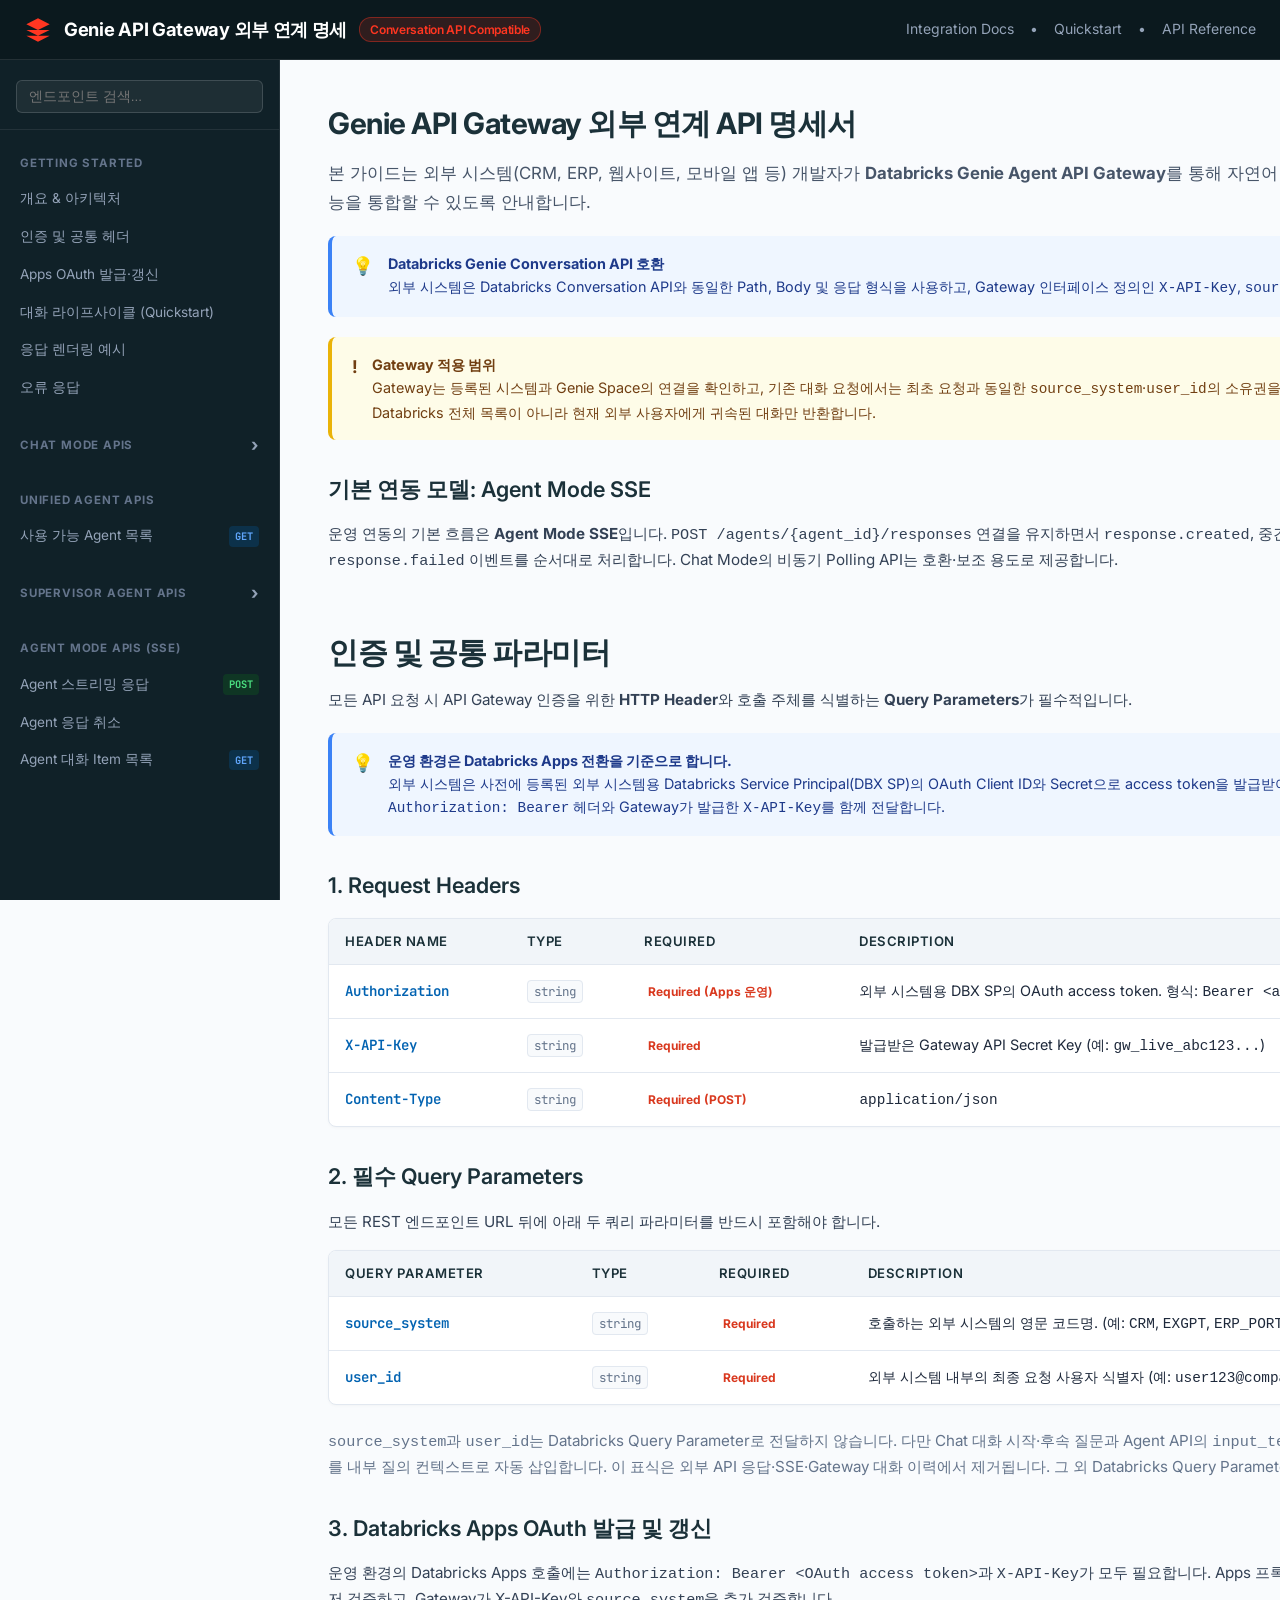
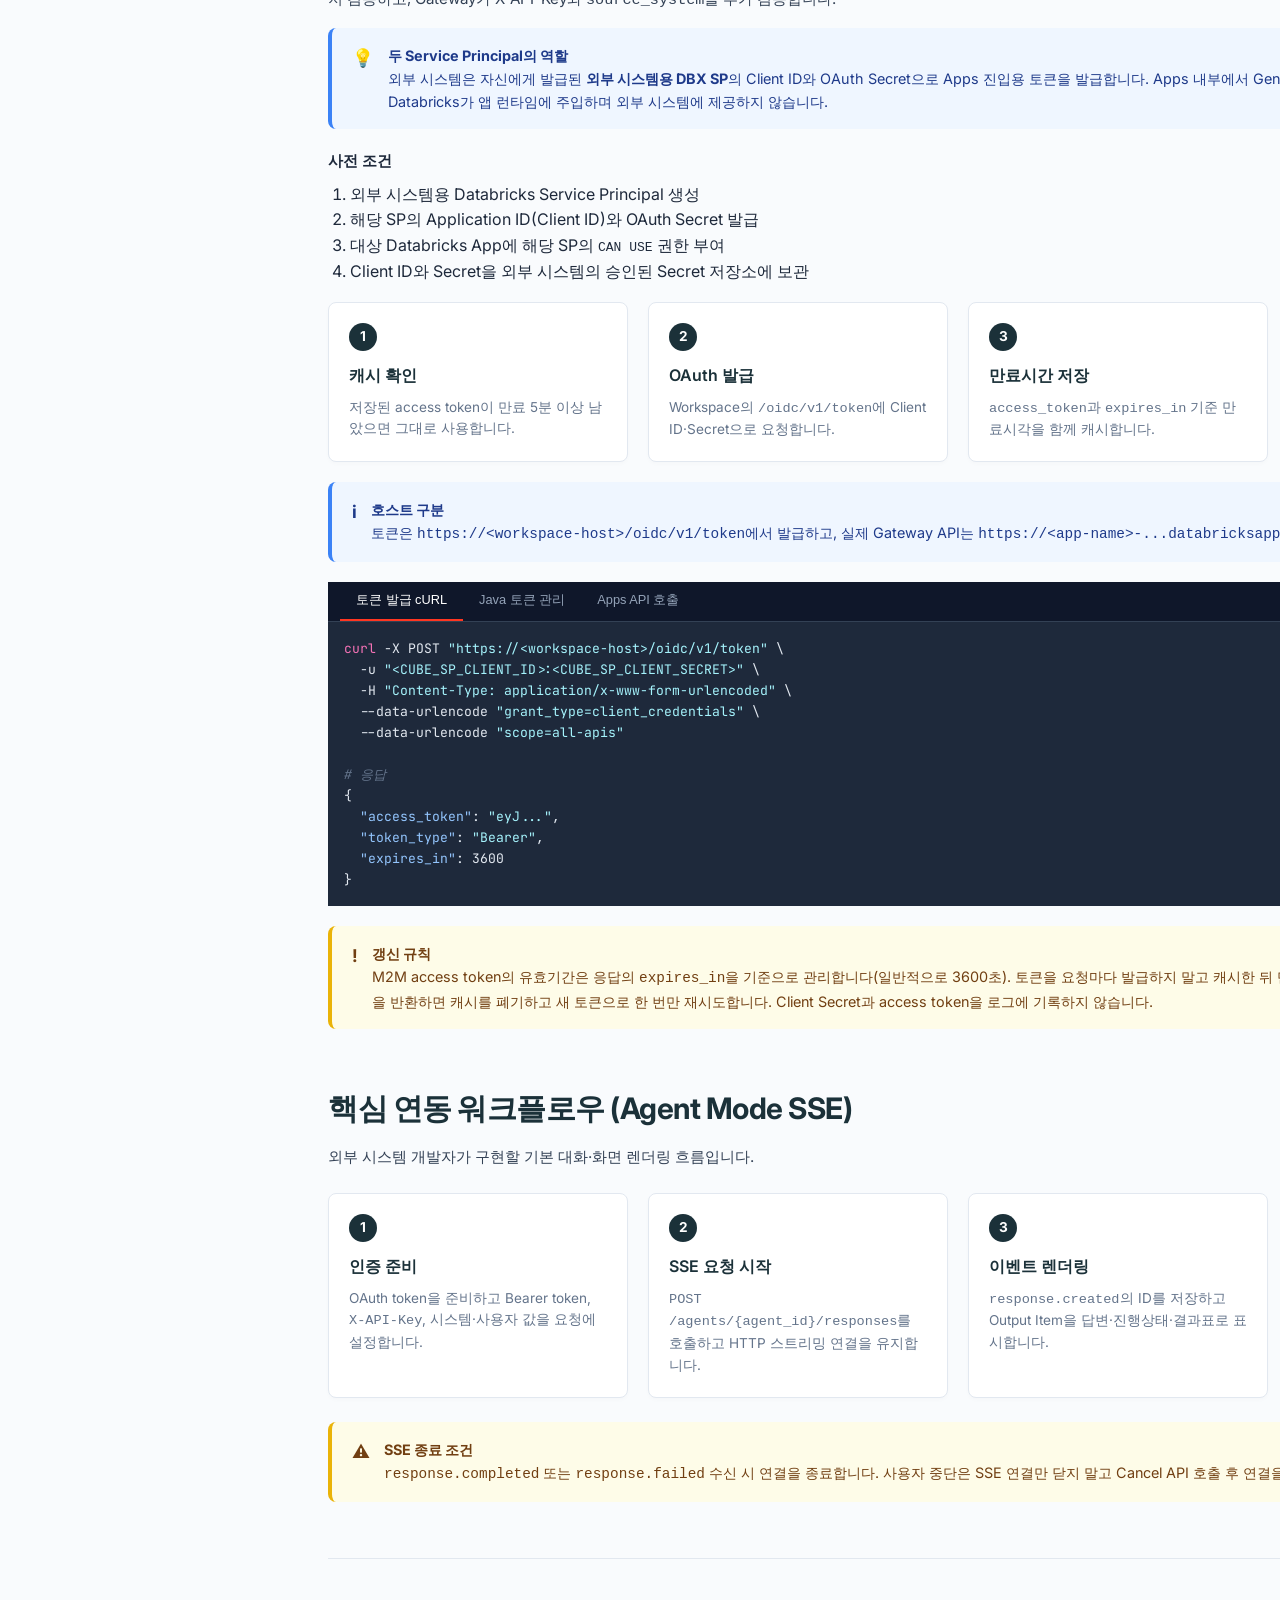
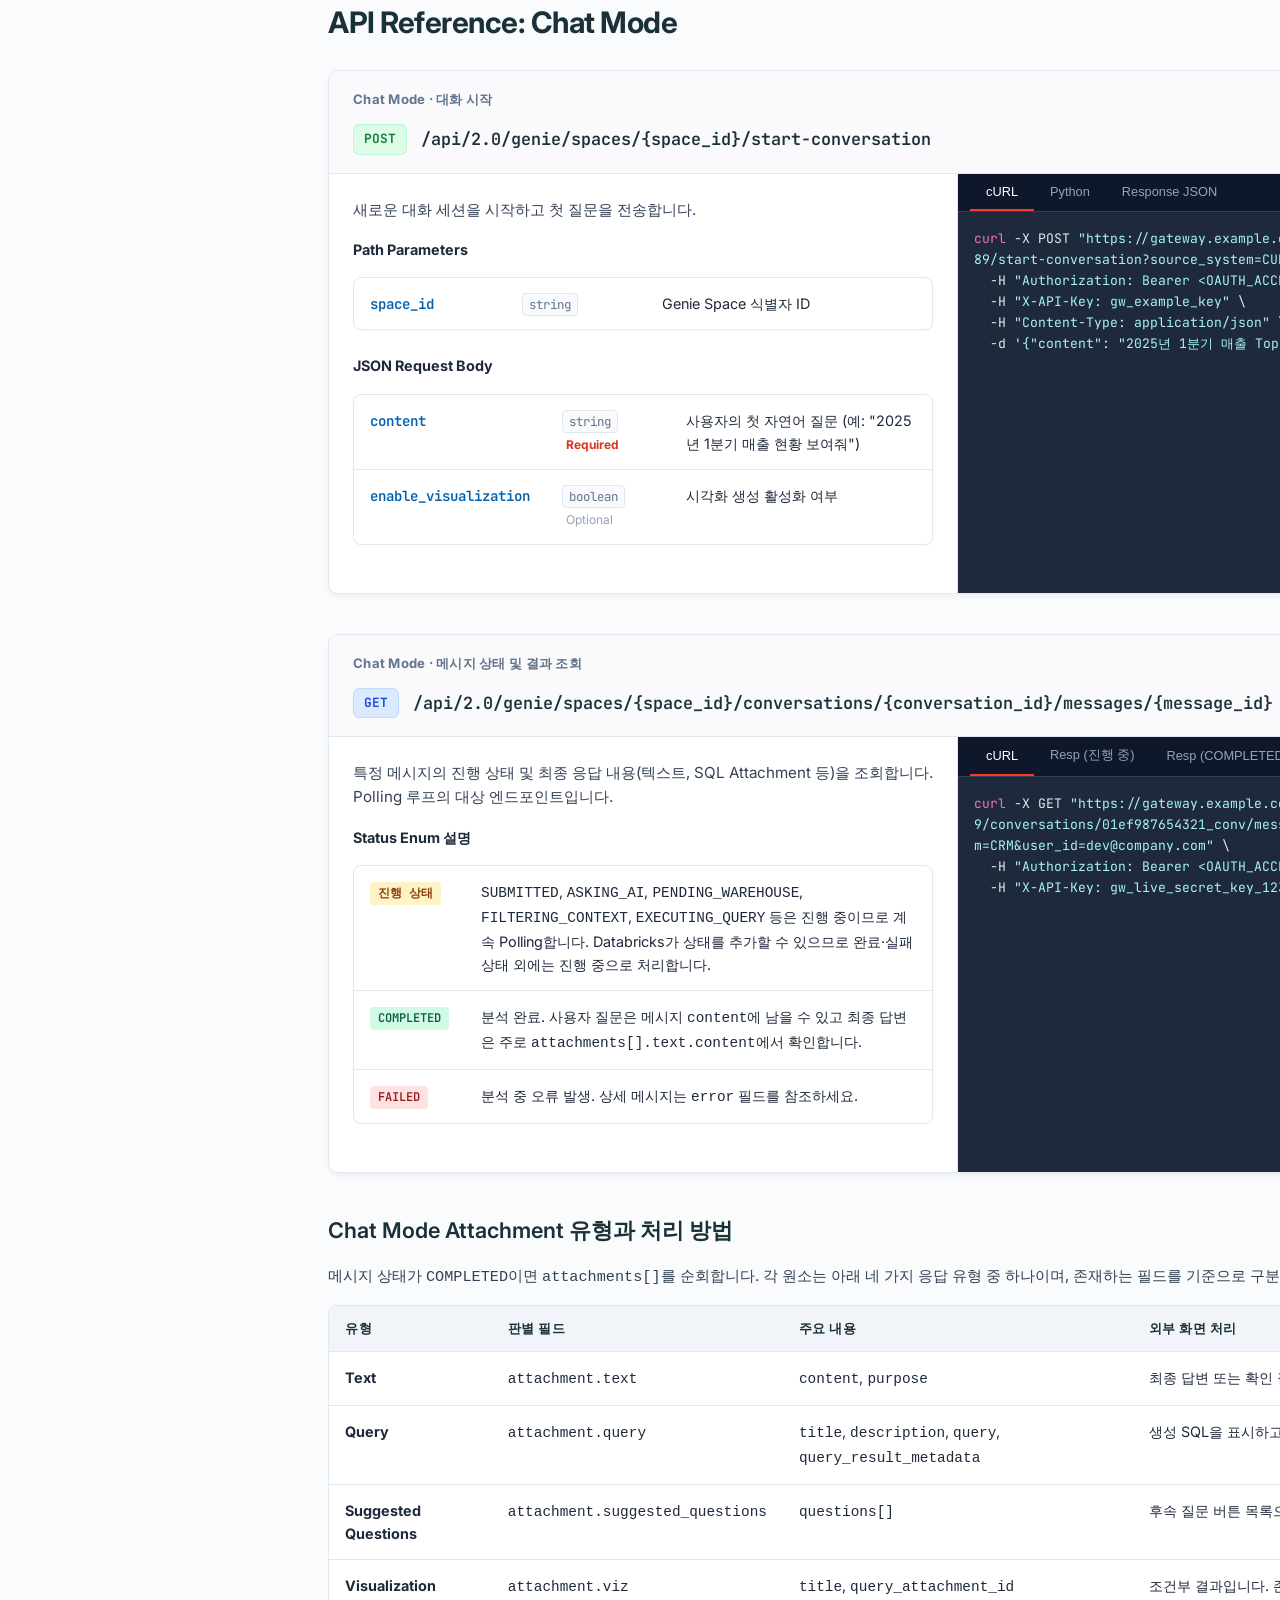
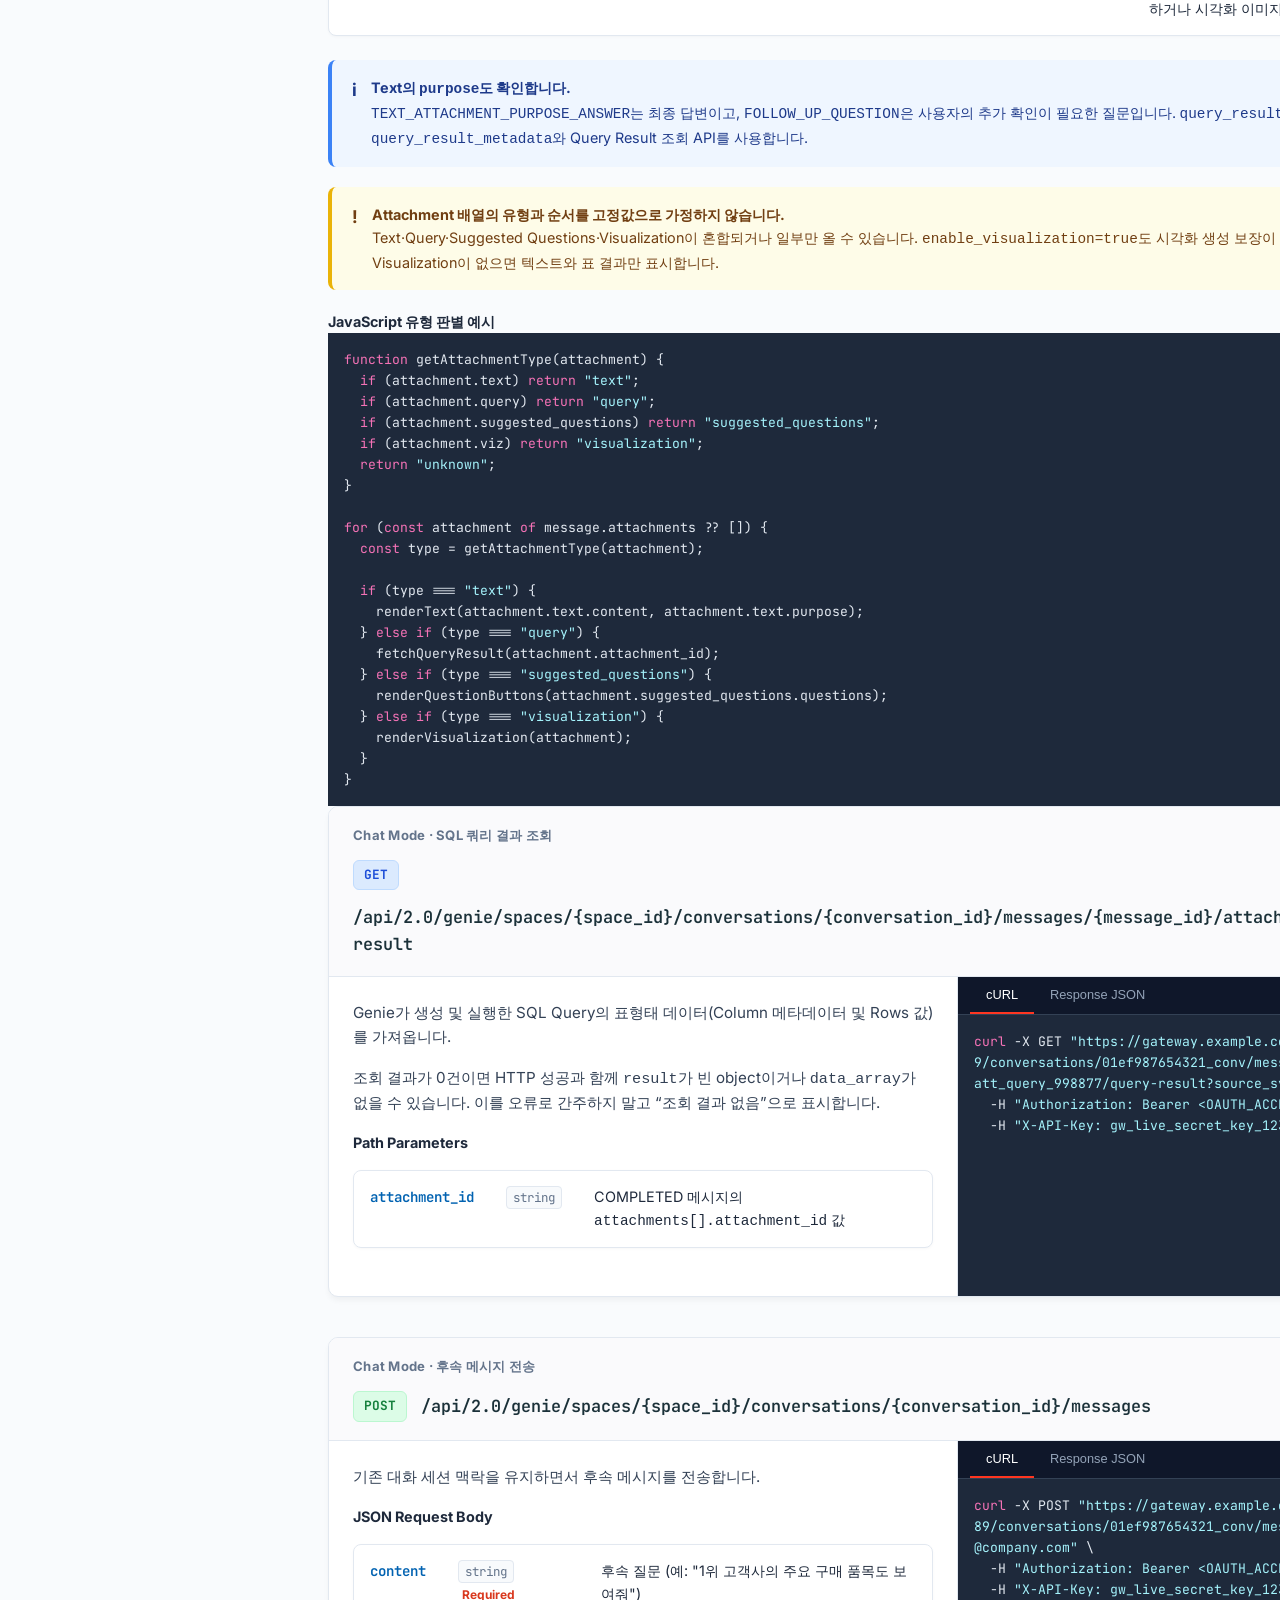
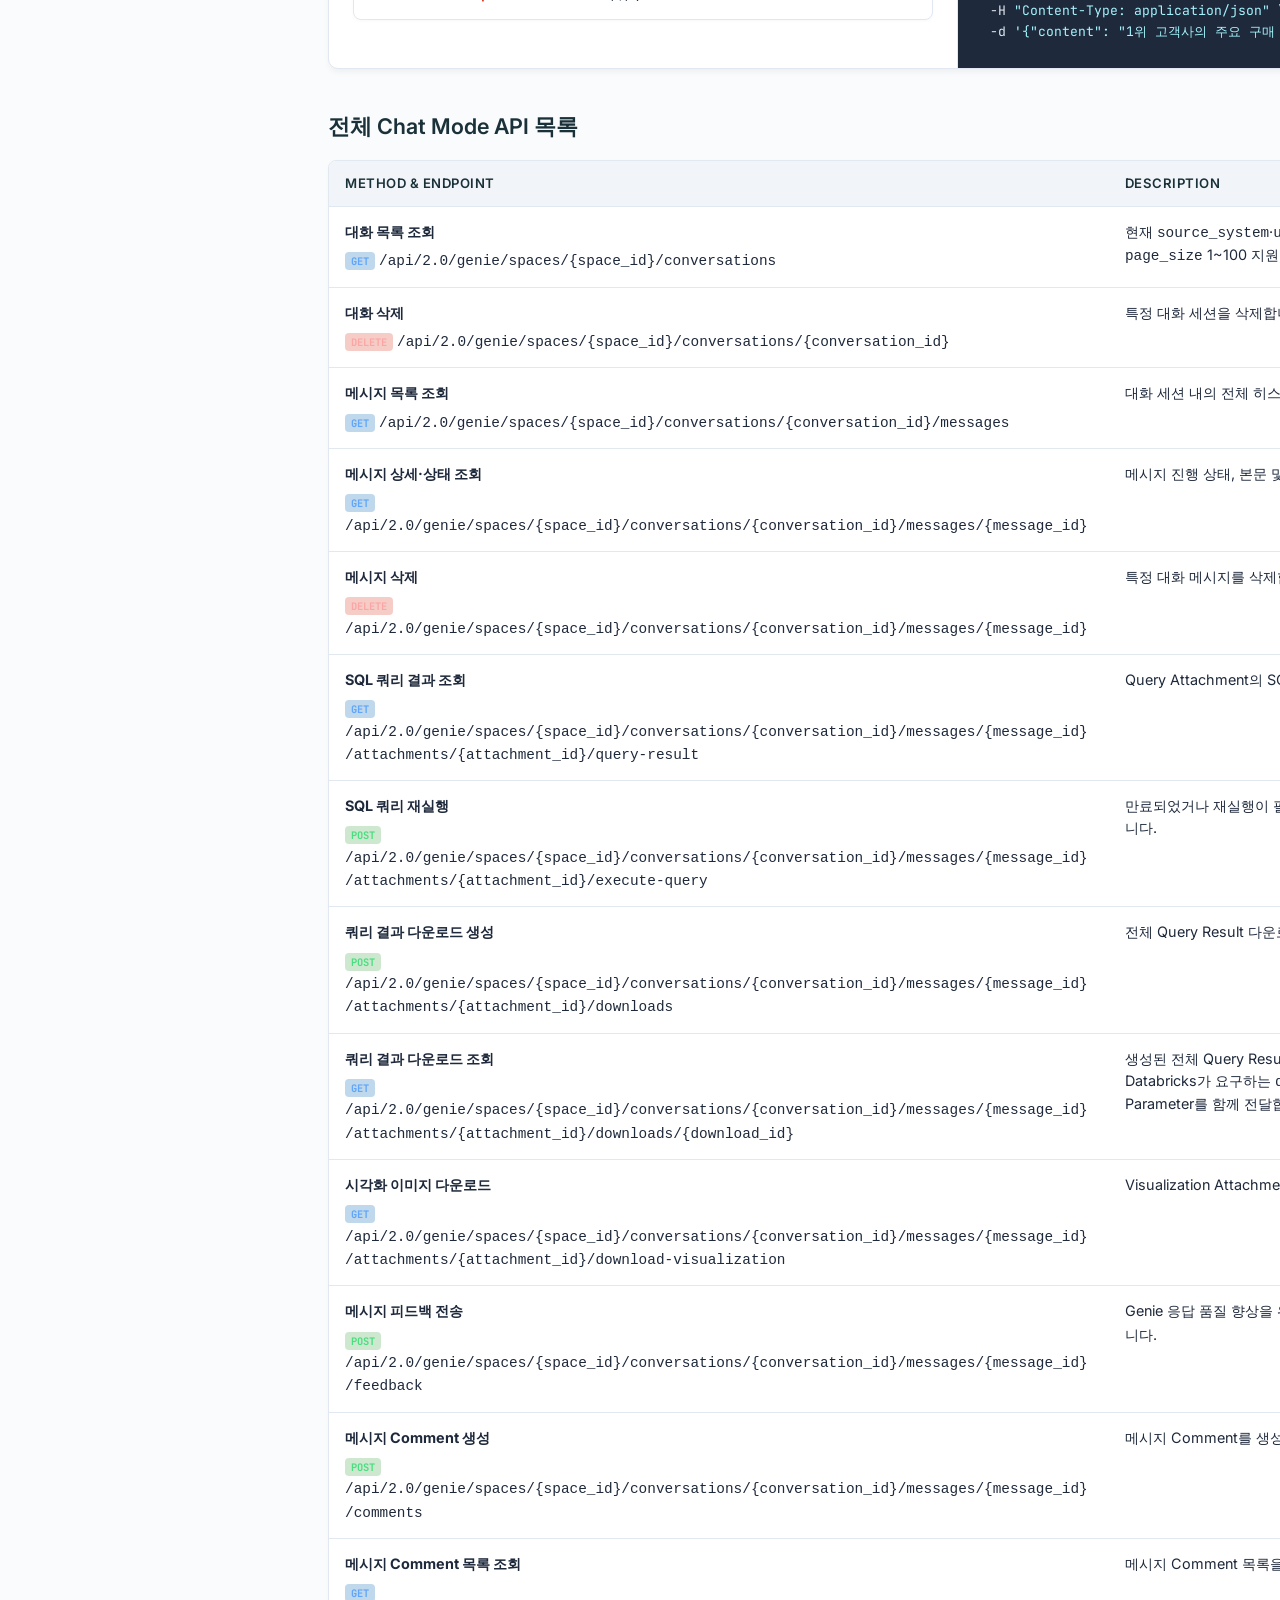
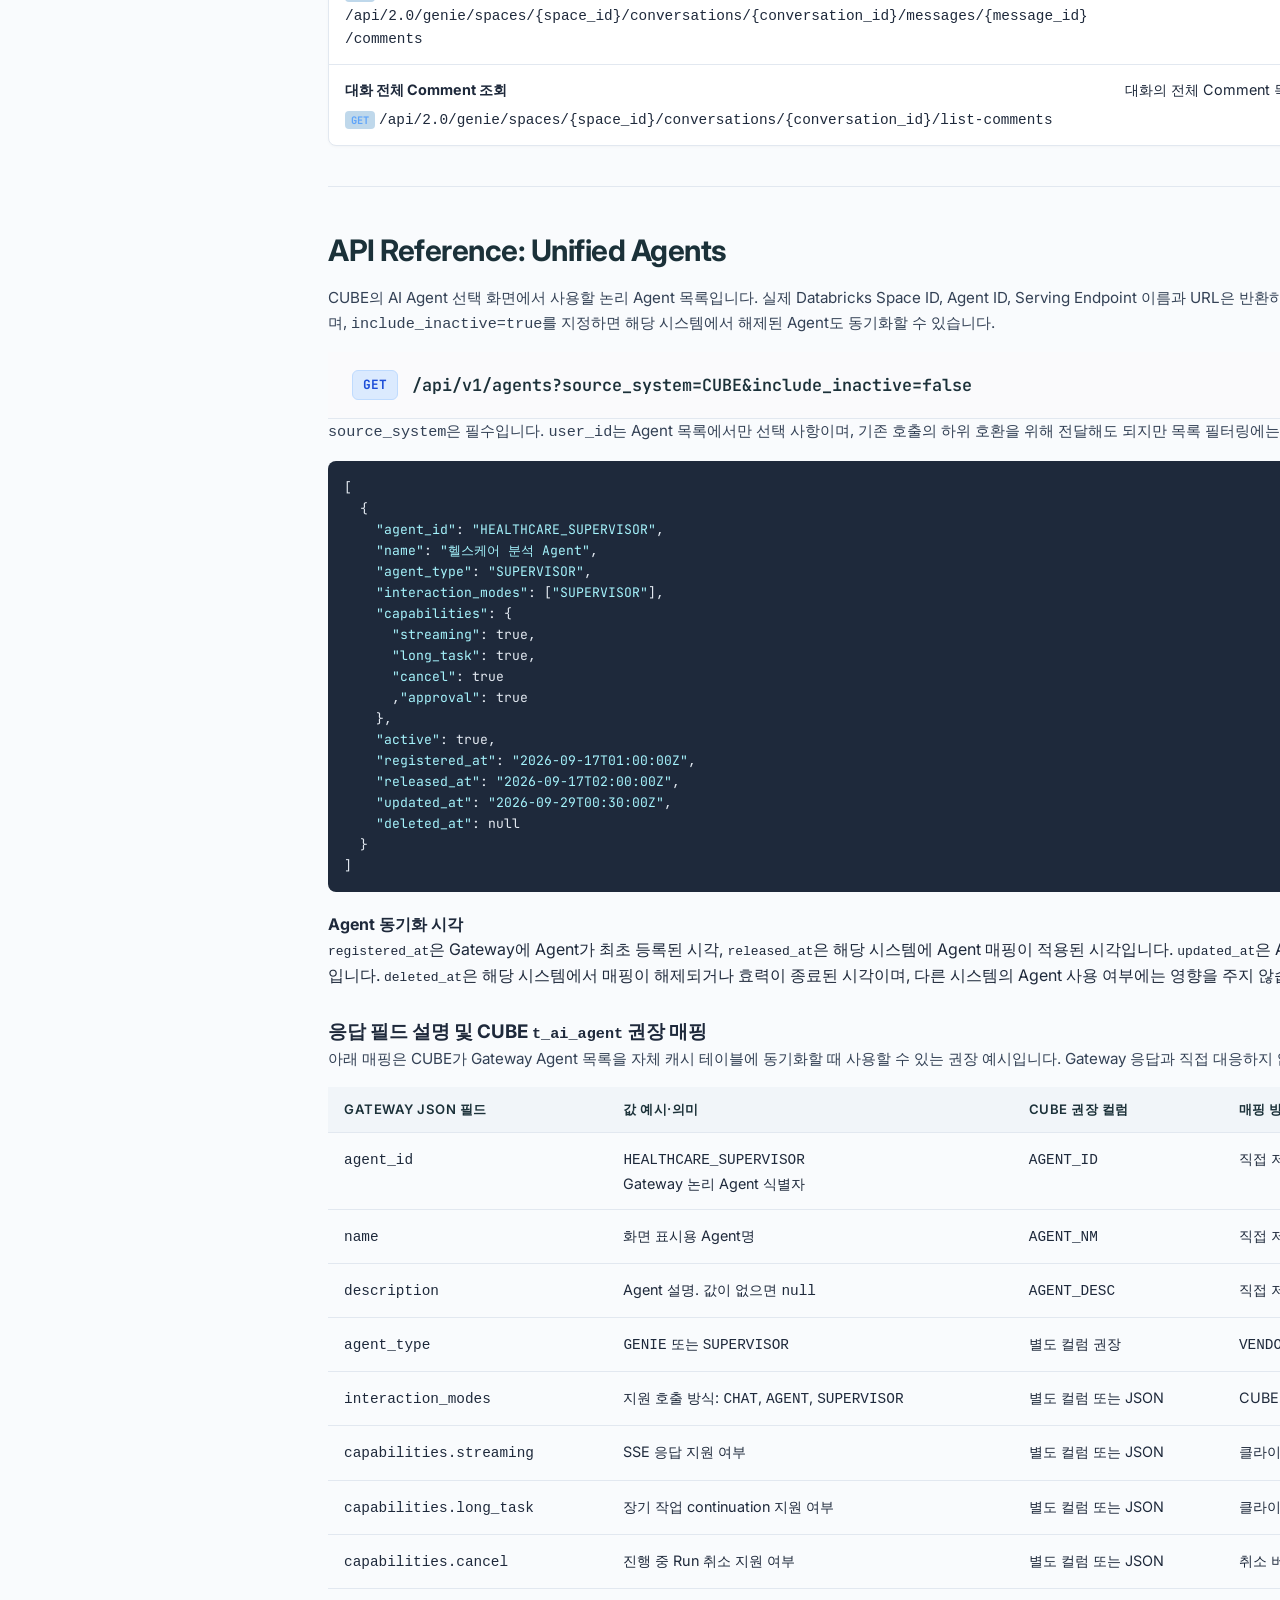
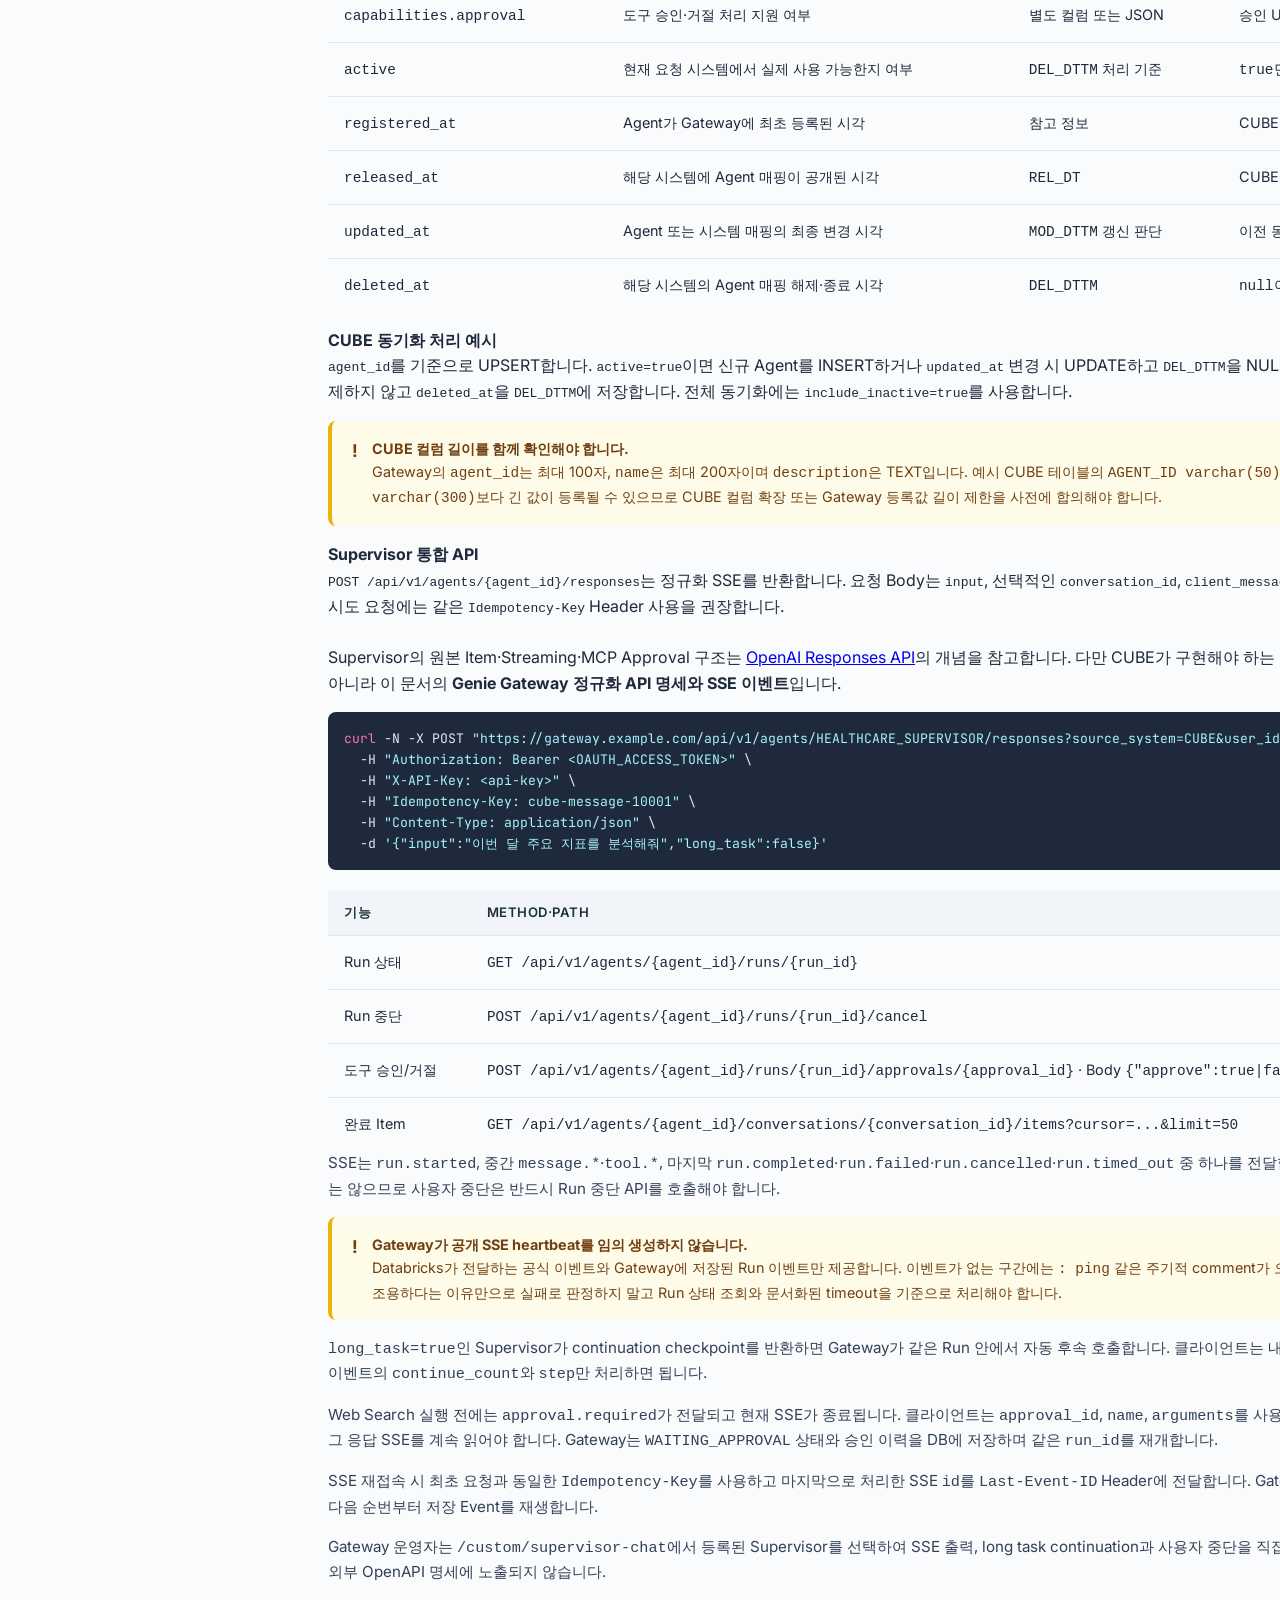
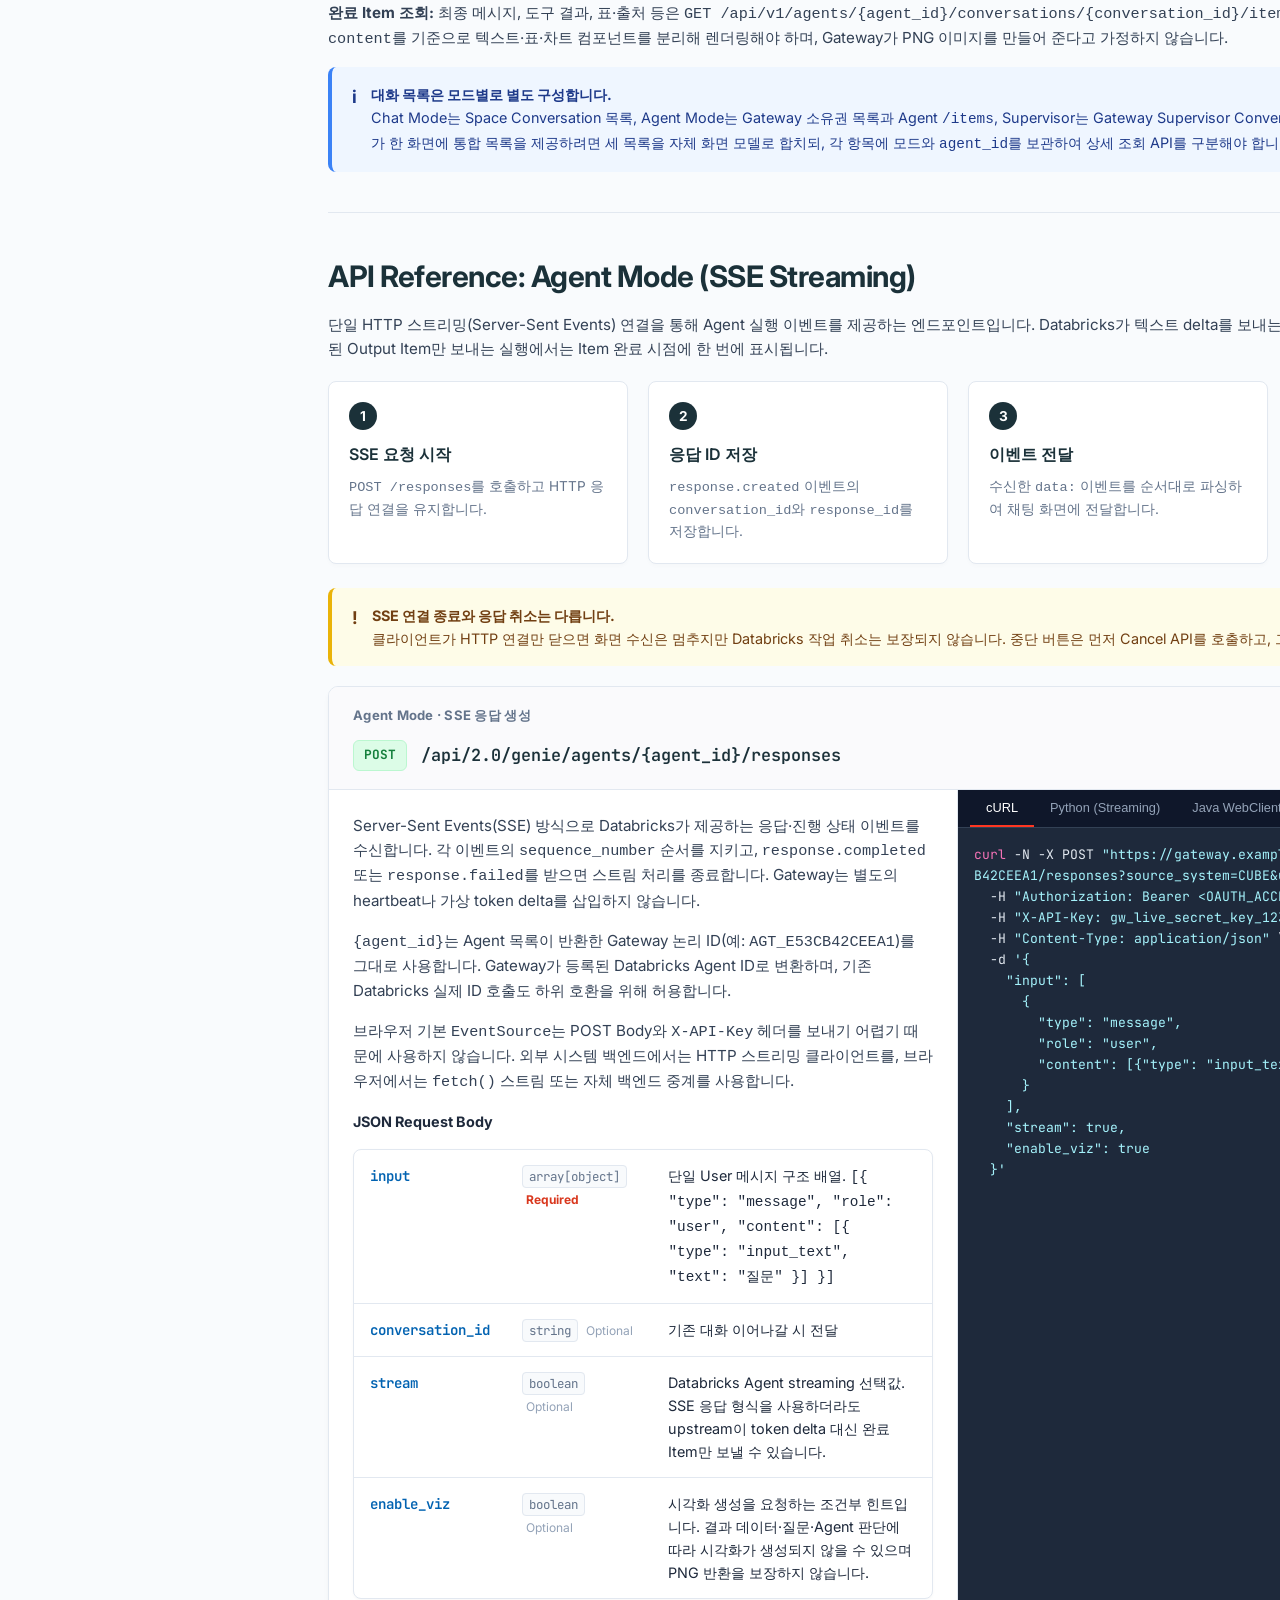
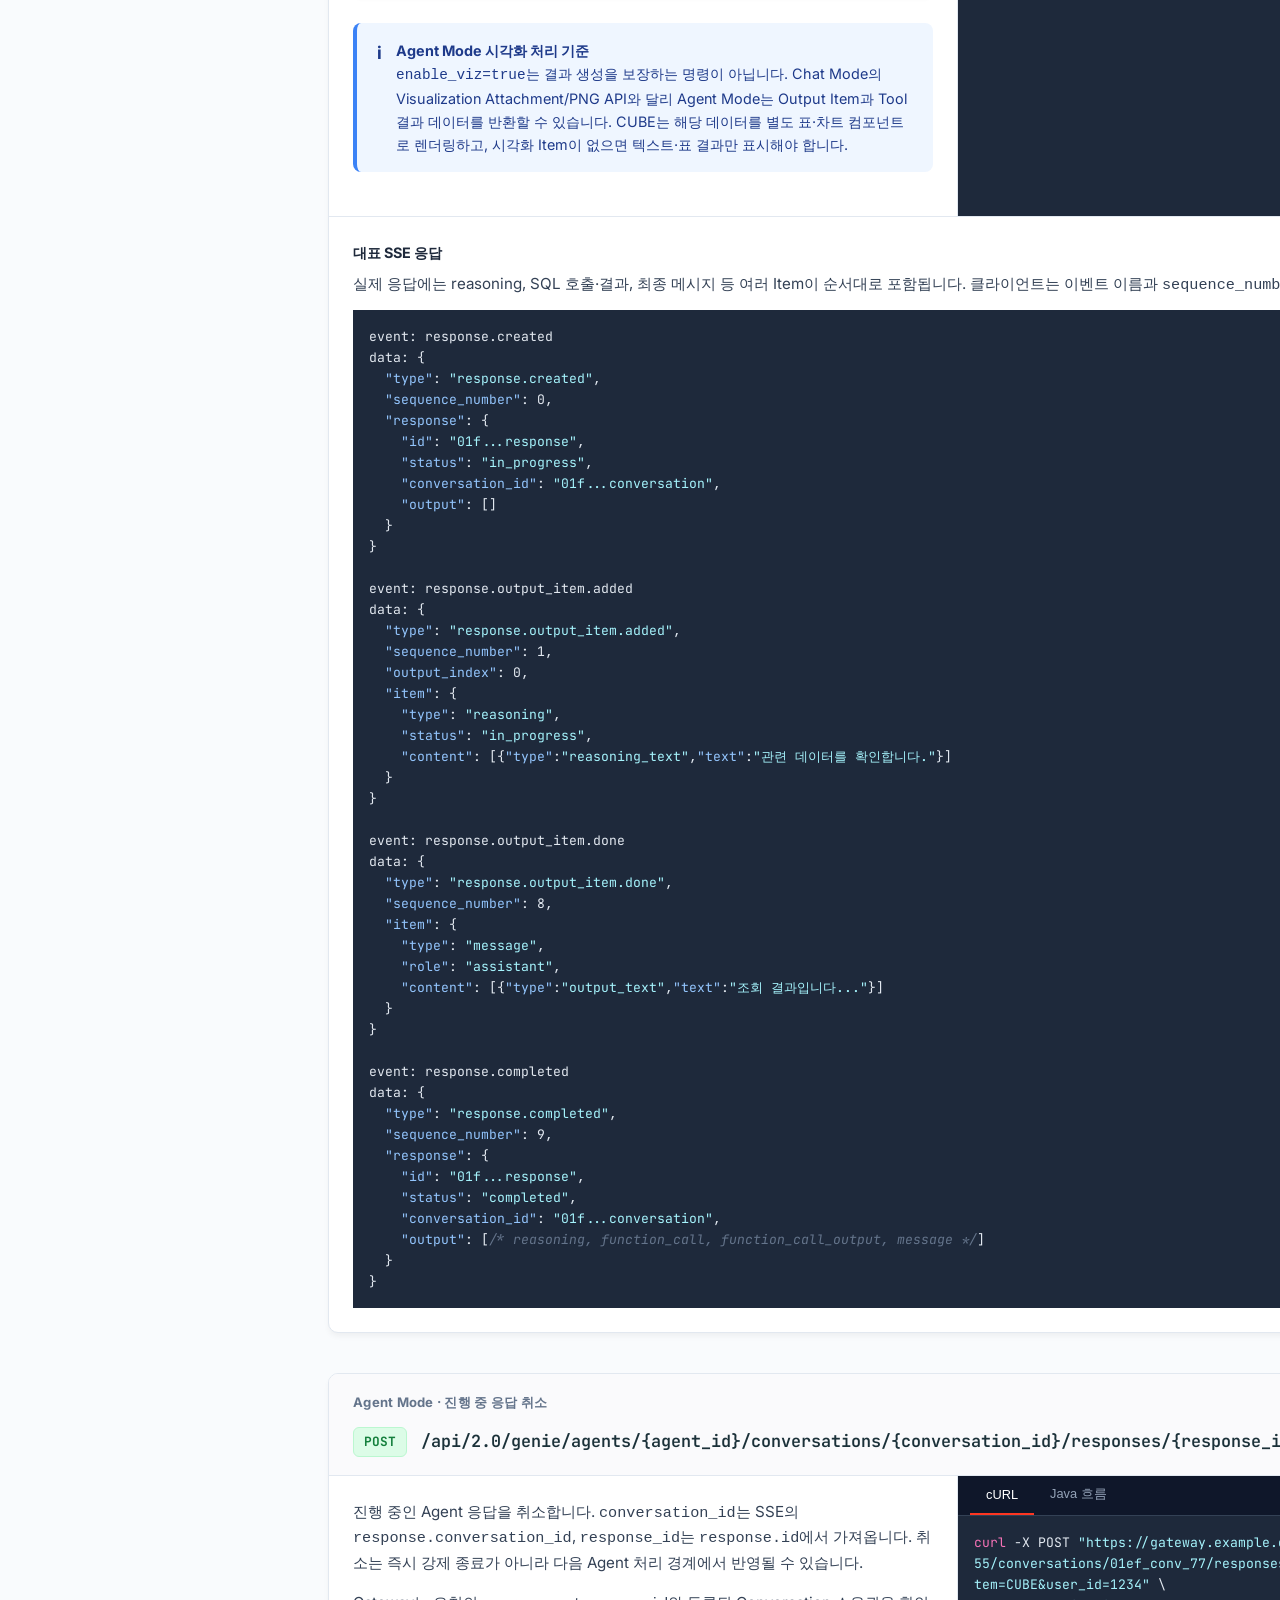
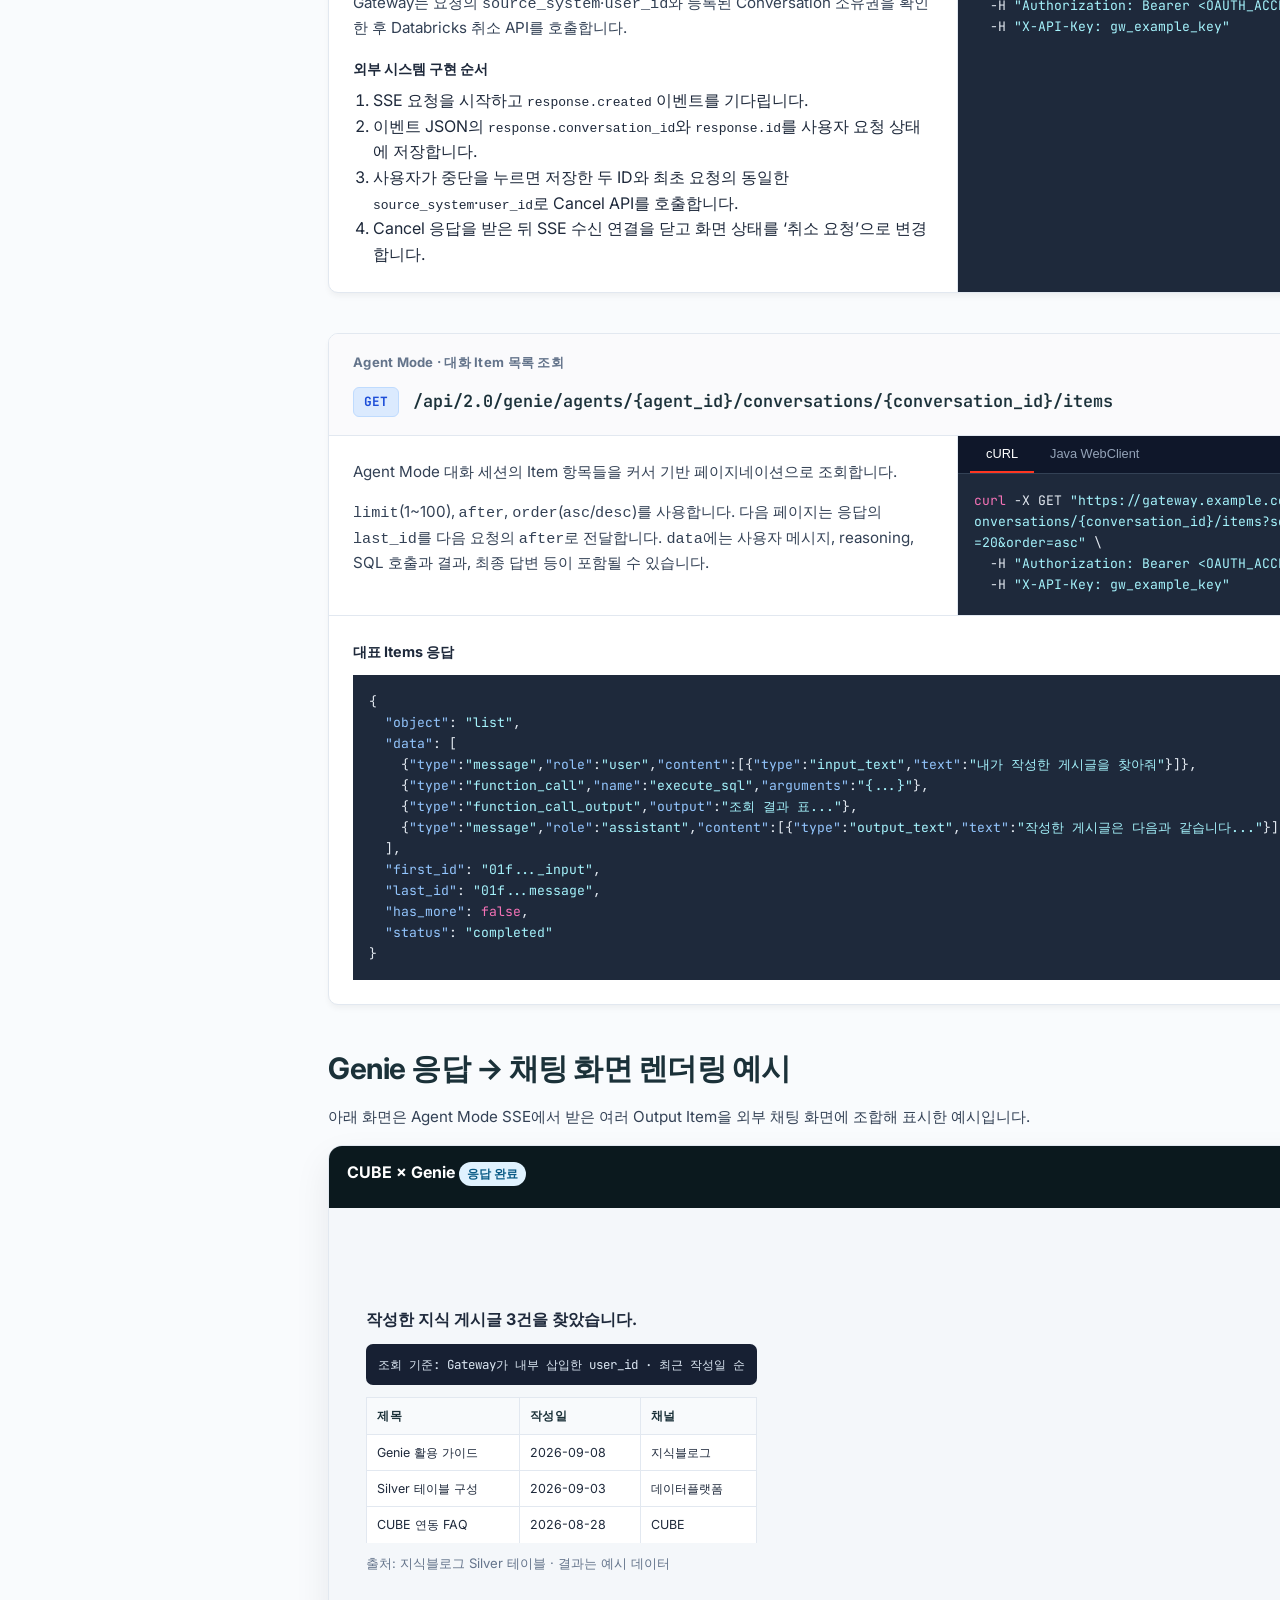
<file: app/static/genie_api_guide.html>
<!DOCTYPE html>
<html lang="ko">
<head>
  <meta charset="UTF-8">
  <meta name="viewport" content="width=device-width, initial-scale=1.0">
  <title>Genie API Gateway 외부 연계 API 명세서</title>
  <!-- Google Fonts: Inter & JetBrains Mono -->
  <link rel="preconnect" href="https://fonts.googleapis.com">
  <link rel="preconnect" href="https://fonts.gstatic.com" crossorigin>
  <link href="https://fonts.googleapis.com/css2?family=Inter:wght@300;400;500;600;700&family=JetBrains+Mono:wght@400;500;600&display=swap" rel="stylesheet">
  <style>
    :root {
      --db-navy-dark: #0B191E;
      --db-navy: #1B3139;
      --db-navy-light: #2A4752;
      --db-orange: #FF3621;
      --db-orange-hover: #E02B17;
      --db-blue: #0162B1;
      --db-green: #0E8A16;
      --db-purple: #6B46C1;
      --db-red: #D9381E;

      --bg-main: #F9FBFD;
      --bg-card: #FFFFFF;
      --bg-sidebar: #102128;
      --bg-code: #1E293B;
      --bg-code-header: #0F172A;

      --text-main: #1E293B;
      --text-muted: #64748B;
      --text-sidebar: #CBD5E1;
      --text-sidebar-muted: #64748B;
      --text-code: #E2E8F0;

      --border-color: #E2E8F0;
      --border-dark: #334155;

      --sidebar-width: 280px;
      --header-height: 60px;
    }

    * {
      box-sizing: border-box;
      margin: 0;
      padding: 0;
    }

    body {
      font-family: 'Inter', -apple-system, BlinkMacSystemFont, "Segoe UI", Roboto, sans-serif;
      background-color: var(--bg-main);
      color: var(--text-main);
      line-height: 1.6;
      display: flex;
      min-height: 100vh;
    }

    /* Top Header */
    .top-header {
      position: fixed;
      top: 0;
      left: 0;
      right: 0;
      height: var(--header-height);
      background-color: var(--db-navy-dark);
      color: #FFFFFF;
      display: flex;
      align-items: center;
      justify-content: space-between;
      padding: 0 24px;
      z-index: 100;
      border-bottom: 1px solid rgba(255, 255, 255, 0.1);
    }

    .brand-logo {
      display: flex;
      align-items: center;
      gap: 12px;
      font-weight: 700;
      font-size: 1.15rem;
      letter-spacing: -0.3px;
    }

    .brand-logo svg {
      width: 28px;
      height: 28px;
      fill: var(--db-orange);
    }

    .header-badge {
      background: rgba(255, 54, 33, 0.15);
      color: var(--db-orange);
      border: 1px solid rgba(255, 54, 33, 0.4);
      padding: 2px 10px;
      border-radius: 12px;
      font-size: 0.75rem;
      font-weight: 600;
    }

    .header-links {
      display: flex;
      align-items: center;
      gap: 16px;
      font-size: 0.875rem;
      color: #94A3B8;
    }

    /* Layout Structure */
    .app-container {
      display: flex;
      width: 100%;
      margin-top: var(--header-height);
    }

    /* Sidebar Navigation */
    .sidebar {
      width: var(--sidebar-width);
      background-color: var(--bg-sidebar);
      color: var(--text-sidebar);
      position: fixed;
      top: var(--header-height);
      bottom: 0;
      left: 0;
      overflow-y: auto;
      border-right: 1px solid rgba(255, 255, 255, 0.08);
      padding: 20px 0;
      z-index: 90;
    }

    .sidebar-search {
      padding: 0 16px 16px 16px;
      border-bottom: 1px solid rgba(255, 255, 255, 0.08);
    }

    .search-input {
      width: 100%;
      background: rgba(255, 255, 255, 0.06);
      border: 1px solid rgba(255, 255, 255, 0.15);
      border-radius: 6px;
      padding: 8px 12px;
      color: #FFF;
      font-size: 0.85rem;
      outline: none;
      transition: all 0.2s;
    }

    .search-input:focus {
      border-color: var(--db-orange);
      background: rgba(255, 255, 255, 0.1);
    }

    .nav-section {
      margin-top: 16px;
    }

    .nav-section-title {
      font-size: 0.72rem;
      font-weight: 700;
      text-transform: uppercase;
      letter-spacing: 0.8px;
      color: var(--text-sidebar-muted);
      padding: 8px 20px;
    }

    summary.nav-section-title {
      cursor: pointer;
      list-style: none;
      display: flex;
      align-items: center;
      justify-content: space-between;
      user-select: none;
    }

    summary.nav-section-title::-webkit-details-marker { display: none; }
    summary.nav-section-title::after {
      content: '›';
      color: #94A3B8;
      font-size: 1.1rem;
      transition: transform 0.15s ease;
    }
    details[open] > summary.nav-section-title::after { transform: rotate(90deg); }

    .nav-item {
      display: flex;
      align-items: center;
      justify-content: space-between;
      padding: 8px 20px;
      color: #94A3B8;
      text-decoration: none;
      font-size: 0.85rem;
      transition: all 0.15s ease;
    }

    .nav-item:hover, .nav-item.active {
      color: #FFFFFF;
      background-color: rgba(255, 255, 255, 0.05);
      border-left: 3px solid var(--db-orange);
      padding-left: 17px;
    }

    .method-tag {
      font-size: 0.65rem;
      font-weight: 700;
      padding: 2px 6px;
      border-radius: 4px;
      font-family: 'JetBrains Mono', monospace;
    }
    .method-tag.post { background: rgba(14, 138, 22, 0.2); color: #4ADE80; }
    .method-tag.get { background: rgba(1, 98, 177, 0.25); color: #60A5FA; }
    .method-tag.delete { background: rgba(217, 56, 30, 0.25); color: #FCA5A5; }

    /* Main Content Area */
    .main-content {
      margin-left: var(--sidebar-width);
      flex: 1;
      padding: 40px 48px 100px 48px;
      max-width: 1440px;
    }

    .doc-section {
      margin-bottom: 56px;
      scroll-margin-top: 80px;
    }

    .section-title {
      font-size: 1.85rem;
      font-weight: 700;
      color: var(--db-navy);
      margin-bottom: 12px;
      letter-spacing: -0.5px;
    }

    .subsection-title {
      font-size: 1.35rem;
      font-weight: 600;
      color: var(--db-navy);
      margin: 32px 0 16px 0;
      display: flex;
      align-items: center;
      gap: 12px;
    }

    p {
      color: #334155;
      margin-bottom: 16px;
      font-size: 0.95rem;
    }

    .lead-text {
      font-size: 1.05rem;
      color: #475569;
      line-height: 1.7;
    }

    /* Workflow Cards */
    .workflow-grid {
      display: grid;
      grid-template-columns: repeat(auto-fit, minmax(240px, 1fr));
      gap: 20px;
      margin: 24px 0;
    }

    .workflow-card {
      background: var(--bg-card);
      border: 1px solid var(--border-color);
      border-radius: 8px;
      padding: 20px;
      box-shadow: 0 2px 4px rgba(0,0,0,0.02);
      position: relative;
    }

    .workflow-step-num {
      width: 28px;
      height: 28px;
      background: var(--db-navy);
      color: #FFF;
      border-radius: 50%;
      display: flex;
      align-items: center;
      justify-content: center;
      font-weight: 700;
      font-size: 0.85rem;
      margin-bottom: 12px;
    }

    .workflow-card h4 {
      font-size: 1rem;
      font-weight: 600;
      color: var(--db-navy);
      margin-bottom: 8px;
    }

    .workflow-card p {
      font-size: 0.85rem;
      color: #64748B;
      margin-bottom: 0;
    }

    /* Tables */
    .param-table-container {
      background: var(--bg-card);
      border: 1px solid var(--border-color);
      border-radius: 8px;
      overflow: hidden;
      margin: 16px 0 24px 0;
      box-shadow: 0 1px 3px rgba(0,0,0,0.03);
    }

    table {
      width: 100%;
      border-collapse: collapse;
      text-align: left;
      font-size: 0.9rem;
    }

    th {
      background: #F1F5F9;
      color: var(--db-navy);
      font-weight: 600;
      padding: 12px 16px;
      border-bottom: 1px solid var(--border-color);
      font-size: 0.82rem;
      text-transform: uppercase;
      letter-spacing: 0.5px;
    }

    td {
      padding: 14px 16px;
      border-bottom: 1px solid var(--border-color);
      vertical-align: top;
    }

    tr:last-child td {
      border-bottom: none;
    }

    /* 긴 REST 경로 때문에 설명 열이 화면 밖으로 밀리지 않도록 고정 폭과 줄바꿈 적용 */
    .api-index-table {
      table-layout: fixed;
    }

    .api-index-table th:first-child,
    .api-index-table td:first-child {
      width: 62%;
    }

    .api-index-table th:last-child,
    .api-index-table td:last-child {
      width: 38%;
    }

    .api-index-table td {
      line-height: 1.55;
      overflow-wrap: anywhere;
      word-break: normal;
    }

    .api-index-table td code {
      white-space: normal;
      overflow-wrap: anywhere;
      word-break: break-word;
    }

    .api-index-table td strong {
      display: inline-block;
      margin-bottom: 6px;
    }

    @media (max-width: 820px) {
      .api-index-table thead {
        display: none;
      }

      .api-index-table,
      .api-index-table tbody,
      .api-index-table tr,
      .api-index-table td {
        display: block;
        width: 100% !important;
      }

      .api-index-table tr {
        padding: 14px 16px;
        border-bottom: 1px solid var(--border-color);
      }

      .api-index-table td {
        padding: 0;
        border: 0;
      }

      .api-index-table td:last-child {
        margin-top: 10px;
        padding-top: 10px;
        border-top: 1px dashed var(--border-color);
        color: var(--text-muted);
      }
    }

    .param-name {
      font-family: 'JetBrains Mono', monospace;
      font-weight: 600;
      color: var(--db-blue);
      font-size: 0.88rem;
    }

    .param-type {
      font-family: 'JetBrains Mono', monospace;
      font-size: 0.78rem;
      color: #64748B;
      background: #F8FAFC;
      padding: 2px 6px;
      border-radius: 4px;
      border: 1px solid #E2E8F0;
    }

    .param-required {
      color: var(--db-red);
      font-size: 0.75rem;
      font-weight: 700;
      margin-left: 4px;
    }

    .param-optional {
      color: #94A3B8;
      font-size: 0.75rem;
      margin-left: 4px;
    }

    /* Endpoint Layout (2 Columns: Description & Code Block) */
    .endpoint-block {
      background: var(--bg-card);
      border: 1px solid var(--border-color);
      border-radius: 10px;
      margin-bottom: 40px;
      overflow: hidden;
      box-shadow: 0 4px 6px -1px rgba(0, 0, 0, 0.05);
    }

    .endpoint-header {
      padding: 18px 24px;
      background: #FAFAFC;
      border-bottom: 1px solid var(--border-color);
      display: flex;
      align-items: center;
      gap: 14px;
      flex-wrap: wrap;
    }

    .method-badge {
      padding: 4px 10px;
      border-radius: 6px;
      font-weight: 700;
      font-size: 0.8rem;
      font-family: 'JetBrains Mono', monospace;
      text-transform: uppercase;
    }
    .method-badge.post { background: #DCFCE7; color: #15803D; border: 1px solid #BBF7D0; }
    .method-badge.get { background: #DBEAFE; color: #1D4ED8; border: 1px solid #BFDBFE; }
    .method-badge.delete { background: #FEE2E2; color: #B91C1C; border: 1px solid #FECACA; }

    .endpoint-path {
      font-family: 'JetBrains Mono', monospace;
      font-size: 1.05rem;
      font-weight: 600;
      color: var(--db-navy);
    }

    .endpoint-title {
      flex-basis: 100%;
      color: var(--text-muted);
      font-size: 0.82rem;
      font-weight: 700;
      letter-spacing: 0.02em;
    }

    .result-preview {
      background: #F4F7FA;
      border: 1px solid var(--border-color);
      border-radius: 14px;
      overflow: hidden;
      box-shadow: 0 16px 36px rgba(15, 23, 42, 0.08);
    }
    .result-preview-bar { background: var(--db-navy-dark); color: #FFF; padding: 14px 18px; font-weight: 700; }
    .result-preview-body { padding: 22px; }
    .chat-row { display: flex; margin-bottom: 16px; }
    .chat-row.user { justify-content: flex-end; }
    .chat-bubble { max-width: 82%; border-radius: 14px; padding: 12px 15px; line-height: 1.55; }
    .chat-row.user .chat-bubble { background: var(--db-blue); color: #FFF; border-bottom-right-radius: 4px; }
    .chat-row.agent .chat-bubble { background: #FFF; border: 1px solid var(--border-color); border-bottom-left-radius: 4px; }
    .result-chip { display: inline-block; padding: 3px 8px; margin: 2px 4px 8px 0; border-radius: 999px; background: #E0F2FE; color: #075985; font-size: 0.72rem; font-weight: 700; }
    .sql-preview { margin: 12px 0; padding: 11px 12px; border-radius: 7px; background: #172033; color: #DCE7F3; font: 0.78rem/1.55 'JetBrains Mono', monospace; overflow-x: auto; }
    .mini-result-table { width: 100%; margin-top: 10px; border-collapse: collapse; background: #FFF; }
    .mini-result-table th, .mini-result-table td { padding: 8px 10px; border: 1px solid var(--border-color); font-size: 0.78rem; }
    .mini-result-table th { background: #F8FAFC; }

    .endpoint-body {
      display: grid;
      grid-template-columns: 1fr 1fr;
    }

    @media (max-width: 1100px) {
      .endpoint-body {
        grid-template-columns: 1fr;
      }
    }

    .endpoint-info {
      padding: 24px;
      border-right: 1px solid var(--border-color);
    }

    @media (max-width: 1100px) {
      .endpoint-info {
        border-right: none;
        border-bottom: 1px solid var(--border-color);
      }
    }

    .endpoint-code,
    .code-block {
      background-color: var(--bg-code);
      color: var(--text-code);
    }

    .code-block {
      margin: 16px 0 20px;
      padding: 16px;
      border-radius: 8px;
      overflow-x: auto;
    }

    .endpoint-code {
      display: flex;
      flex-direction: column;
    }

    .code-tabs {
      display: flex;
      background: var(--bg-code-header);
      border-bottom: 1px solid var(--border-dark);
      padding: 0 12px;
    }

    .code-tab {
      padding: 10px 16px;
      font-size: 0.8rem;
      font-weight: 500;
      color: #94A3B8;
      background: transparent;
      border: none;
      cursor: pointer;
      border-bottom: 2px solid transparent;
      transition: all 0.15s;
    }

    .code-tab:hover {
      color: #E2E8F0;
    }

    .code-tab.active {
      color: #FFF;
      border-bottom-color: var(--db-orange);
    }

    .code-content-wrapper {
      position: relative;
      flex: 1;
      padding: 16px;
      overflow-x: auto;
    }

    pre {
      font-family: 'JetBrains Mono', monospace;
      font-size: 0.82rem;
      line-height: 1.6;
      margin: 0;
      white-space: pre-wrap;
      word-break: break-all;
    }

    .copy-btn {
      position: absolute;
      top: 12px;
      right: 12px;
      background: rgba(255, 255, 255, 0.1);
      border: 1px solid rgba(255, 255, 255, 0.2);
      color: #CBD5E1;
      border-radius: 4px;
      padding: 4px 8px;
      font-size: 0.72rem;
      cursor: pointer;
      transition: all 0.2s;
    }

    .copy-btn:hover {
      background: rgba(255, 255, 255, 0.2);
      color: #FFF;
    }

    /* Callout Alerts */
    .callout {
      padding: 16px 20px;
      border-radius: 8px;
      margin: 20px 0;
      font-size: 0.9rem;
      display: flex;
      gap: 14px;
      line-height: 1.6;
    }

    .callout-info {
      background: #EFF6FF;
      border-left: 4px solid #3B82F6;
      color: #1E3A8A;
    }

    .callout-warning {
      background: #FEFCE8;
      border-left: 4px solid #EAB308;
      color: #713F12;
    }

    .callout-icon {
      font-weight: 700;
      font-size: 1.1rem;
    }

    /* Code Highlight Utilities */
    .token-keyword { color: #F472B6; }
    .token-string { color: #A5F3FC; }
    .token-number { color: #FDE047; }
    .token-property { color: #93C5FD; }
    .token-comment { color: #64748B; font-style: italic; }

    /* Polling Status Badges */
    .status-badge {
      display: inline-block;
      padding: 2px 8px;
      border-radius: 4px;
      font-family: 'JetBrains Mono', monospace;
      font-size: 0.75rem;
      font-weight: 600;
    }
    .status-executing { background: #FEF3C7; color: #92400E; }
    .status-completed { background: #D1FAE5; color: #065F46; }
    .status-failed { background: #FEE2E2; color: #991B1B; }

  </style>
</head>
<body>

  <!-- Top Header -->
  <header class="top-header">
    <div class="brand-logo">
      <svg viewBox="0 0 24 24">
        <path d="M12 2L2 7l10 5 10-5-10-5zM2 17l10 5 10-5M2 12l10 5 10-5"/>
      </svg>
      <span>Genie API Gateway 외부 연계 명세</span>
      <span class="header-badge">Conversation API Compatible</span>
    </div>
    <div class="header-links">
      <span>Integration Docs</span>
      <span>•</span>
      <a href="#quickstart" style="color: #94A3B8; text-decoration: none;">Quickstart</a>
      <span>•</span>
      <a href="#api-reference-chat" style="color: #94A3B8; text-decoration: none;">API Reference</a>
    </div>
  </header>

  <div class="app-container">

    <!-- Sidebar Navigation -->
    <nav class="sidebar">
      <div class="sidebar-search">
        <input type="text" id="navSearch" class="search-input" placeholder="엔드포인트 검색..." onkeyup="filterNav()">
      </div>

      <div class="nav-section">
        <div class="nav-section-title">Getting Started</div>
        <a href="#overview" class="nav-item">개요 & 아키텍처</a>
        <a href="#authentication" class="nav-item">인증 및 공통 헤더</a>
        <a href="#apps-oauth" class="nav-item">Apps OAuth 발급·갱신</a>
        <a href="#quickstart" class="nav-item">대화 라이프사이클 (Quickstart)</a>
        <a href="#rendering-example" class="nav-item">응답 렌더링 예시</a>
        <a href="#errors" class="nav-item">오류 응답</a>
      </div>

      <details class="nav-section">
        <summary class="nav-section-title">Chat Mode APIs</summary>
        <a href="#start-conversation" class="nav-item">
          <span>1. 대화 시작</span>
          <span class="method-tag post">POST</span>
        </a>
        <a href="#poll-message" class="nav-item">
          <span>2. 메시지 Polling / 조회</span>
          <span class="method-tag get">GET</span>
        </a>
        <a href="#get-query-result" class="nav-item">
          <span>3. SQL 쿼리 결과 조회</span>
          <span class="method-tag get">GET</span>
        </a>
        <a href="#create-message" class="nav-item">
          <span>4. 후속 메시지 전송</span>
          <span class="method-tag post">POST</span>
        </a>
        <a href="#list-conversations" class="nav-item">
          <span>대화 목록 조회</span>
          <span class="method-tag get">GET</span>
        </a>
        <a href="#delete-conversation" class="nav-item">
          <span>대화 삭제</span>
          <span class="method-tag delete">DELETE</span>
        </a>
        <a href="#list-messages" class="nav-item">
          <span>메시지 목록 조회</span>
          <span class="method-tag get">GET</span>
        </a>
        <a href="#execute-query" class="nav-item">
          <span>쿼리 재실행</span>
          <span class="method-tag post">POST</span>
        </a>
        <a href="#send-feedback" class="nav-item">
          <span>메시지 피드백 전송</span>
          <span class="method-tag post">POST</span>
        </a>
      </details>

      <div class="nav-section">
        <div class="nav-section-title">Unified Agent APIs</div>
        <a href="#unified-agent-list" class="nav-item">
          <span>사용 가능 Agent 목록</span>
          <span class="method-tag get">GET</span>
        </a>
      </div>

      <details class="nav-section">
        <summary class="nav-section-title">Supervisor Agent APIs</summary>
        <a href="#supervisor-overview" class="nav-item">개요 · Responses 참고</a>
        <a href="#supervisor-response" class="nav-item">
          <span>응답 생성 · SSE</span>
          <span class="method-tag post">POST</span>
        </a>
        <a href="#supervisor-events" class="nav-item">정규화 SSE 이벤트</a>
        <a href="#supervisor-approval" class="nav-item">도구 승인 · 거절</a>
        <a href="#supervisor-run" class="nav-item">Run 상태 · 중단</a>
        <a href="#supervisor-items" class="nav-item">완료 Item 조회</a>
        <a href="#supervisor-reconnect" class="nav-item">재연결 · timeout</a>
        <a href="#supervisor-history" class="nav-item">대화 목록 구성</a>
      </details>

      <div class="nav-section">
        <div class="nav-section-title">Agent Mode APIs (SSE)</div>
        <a href="#agent-response" class="nav-item">
          <span>Agent 스트리밍 응답</span>
          <span class="method-tag post">POST</span>
        </a>
        <a href="#agent-cancel" class="nav-item">
          <span>Agent 응답 취소</span>
        </a>
        <a href="#agent-items" class="nav-item">
          <span>Agent 대화 Item 목록</span>
          <span class="method-tag get">GET</span>
        </a>
      </div>
    </nav>

    <!-- Main Content -->
    <main class="main-content">

      <!-- Section: Overview -->
      <section id="overview" class="doc-section">
        <h1 class="section-title">Genie API Gateway 외부 연계 API 명세서</h1>
        <p class="lead-text">
          본 가이드는 외부 시스템(CRM, ERP, 웹사이트, 모바일 앱 등) 개발자가 <strong>Databricks Genie Agent API Gateway</strong>를 통해 자연어 대화 기반 데이터 분석 및 SQL 질의 기능을 통합할 수 있도록 안내합니다.
        </p>

        <div class="callout callout-info">
          <span class="callout-icon">💡</span>
          <div>
            <strong>Databricks Genie Conversation API 호환</strong><br>
            외부 시스템은 Databricks Conversation API와 동일한 Path, Body 및 응답 형식을 사용하고, Gateway 인터페이스 정의인 <code>X-API-Key</code>, <code>source_system</code>, <code>user_id</code>만 추가합니다.
          </div>
        </div>

        <div class="callout callout-warning">
          <span class="callout-icon">!</span>
          <div>
            <strong>Gateway 적용 범위</strong><br>
            Gateway는 등록된 시스템과 Genie Space의 연결을 확인하고, 기존 대화 요청에서는 최초 요청과 동일한 <code>source_system</code>·<code>user_id</code>의 소유권을 검증합니다. <code>GET /conversations</code>는 Databricks 전체 목록이 아니라 현재 외부 사용자에게 귀속된 대화만 반환합니다.
          </div>
        </div>

        <h3 class="subsection-title">기본 연동 모델: Agent Mode SSE</h3>
        <p>
          운영 연동의 기본 흐름은 <strong>Agent Mode SSE</strong>입니다. <code>POST /agents/{agent_id}/responses</code> 연결을 유지하면서 <code>response.created</code>, 중간 Output Item, <code>response.completed</code> 또는 <code>response.failed</code> 이벤트를 순서대로 처리합니다. Chat Mode의 비동기 Polling API는 호환·보조 용도로 제공합니다.
        </p>
      </section>

      <!-- Section: Authentication -->
      <section id="authentication" class="doc-section">
        <h2 class="section-title">인증 및 공통 파라미터</h2>
        <p>모든 API 요청 시 API Gateway 인증을 위한 <strong>HTTP Header</strong>와 호출 주체를 식별하는 <strong>Query Parameters</strong>가 필수적입니다.</p>
        <div class="callout callout-info">
          <span class="callout-icon">💡</span>
          <div><strong>운영 환경은 Databricks Apps 전환을 기준으로 합니다.</strong><br>
            외부 시스템은 사전에 등록된 외부 시스템용 Databricks Service Principal(DBX SP)의 OAuth Client ID와 Secret으로 access token을 발급받아야 합니다. 운영 API 요청에는 해당 토큰의 <code>Authorization: Bearer</code> 헤더와 Gateway가 발급한 <code>X-API-Key</code>를 함께 전달합니다.
          </div>
        </div>

        <h3 class="subsection-title">1. Request Headers</h3>
        <div class="param-table-container">
          <table>
            <thead>
              <tr>
                <th>Header Name</th>
                <th>Type</th>
                <th>Required</th>
                <th>Description</th>
              </tr>
            </thead>
            <tbody>
              <tr>
                <td><span class="param-name">Authorization</span></td>
                <td><span class="param-type">string</span></td>
                <td><span class="param-required">Required (Apps 운영)</span></td>
                <td>외부 시스템용 DBX SP의 OAuth access token. 형식: <code>Bearer &lt;access_token&gt;</code></td>
              </tr>
              <tr>
                <td><span class="param-name">X-API-Key</span></td>
                <td><span class="param-type">string</span></td>
                <td><span class="param-required">Required</span></td>
                <td>발급받은 Gateway API Secret Key (예: <code>gw_live_abc123...</code>)</td>
              </tr>
              <tr>
                <td><span class="param-name">Content-Type</span></td>
                <td><span class="param-type">string</span></td>
                <td><span class="param-required">Required (POST)</span></td>
                <td><code>application/json</code></td>
              </tr>
            </tbody>
          </table>
        </div>

        <h3 class="subsection-title">2. 필수 Query Parameters</h3>
        <p>모든 REST 엔드포인트 URL 뒤에 아래 두 쿼리 파라미터를 반드시 포함해야 합니다.</p>
        <div class="param-table-container">
          <table>
            <thead>
              <tr>
                <th>Query Parameter</th>
                <th>Type</th>
                <th>Required</th>
                <th>Description</th>
              </tr>
            </thead>
            <tbody>
              <tr>
                <td><span class="param-name">source_system</span></td>
                <td><span class="param-type">string</span></td>
                <td><span class="param-required">Required</span></td>
                <td>호출하는 외부 시스템의 영문 코드명. (예: <code>CRM</code>, <code>EXGPT</code>, <code>ERP_PORTAL</code>)</td>
              </tr>
              <tr>
                <td><span class="param-name">user_id</span></td>
                <td><span class="param-type">string</span></td>
                <td><span class="param-required">Required</span></td>
                <td>외부 시스템 내부의 최종 요청 사용자 식별자 (예: <code>user123@company.com</code>)</td>
              </tr>
            </tbody>
          </table>
        </div>
        <p style="margin-top:12px;color:var(--text-muted);"><code>source_system</code>과 <code>user_id</code>는 Databricks Query Parameter로 전달하지 않습니다. 다만 Chat 대화 시작·후속 질문과 Agent API의 <code>input_text</code>에는 Gateway가 <code>[user_id: &lt;value&gt;]</code>를 내부 질의 컨텍스트로 자동 삽입합니다. 이 표식은 외부 API 응답·SSE·Gateway 대화 이력에서 제거됩니다. 그 외 Databricks Query Parameter는 그대로 전달됩니다.</p>

        <h3 id="apps-oauth" class="subsection-title">3. Databricks Apps OAuth 발급 및 갱신</h3>
        <p>운영 환경의 Databricks Apps 호출에는 <code>Authorization: Bearer &lt;OAuth access token&gt;</code>과 <code>X-API-Key</code>가 모두 필요합니다. Apps 프록시가 OAuth 토큰과 App <code>CAN USE</code> 권한을 먼저 검증하고, Gateway가 X-API-Key와 <code>source_system</code>을 추가 검증합니다.</p>

        <div class="callout callout-info" style="margin-top:16px;">
          <span class="callout-icon">💡</span>
          <div><strong>두 Service Principal의 역할</strong><br>
            외부 시스템은 자신에게 발급된 <strong>외부 시스템용 DBX SP</strong>의 Client ID와 OAuth Secret으로 Apps 진입용 토큰을 발급합니다. Apps 내부에서 Genie를 호출하는 <strong>App SP</strong> 자격증명은 Databricks가 앱 런타임에 주입하며 외부 시스템에 제공하지 않습니다.
          </div>
        </div>

        <h4 style="margin-top:20px;font-size:0.95rem;">사전 조건</h4>
        <ol style="padding-left:22px;margin:8px 0 18px;">
          <li>외부 시스템용 Databricks Service Principal 생성</li>
          <li>해당 SP의 Application ID(Client ID)와 OAuth Secret 발급</li>
          <li>대상 Databricks App에 해당 SP의 <code>CAN USE</code> 권한 부여</li>
          <li>Client ID와 Secret을 외부 시스템의 승인된 Secret 저장소에 보관</li>
        </ol>

        <div class="workflow-grid" style="margin:18px 0 20px;">
          <div class="workflow-card"><div class="workflow-step-num">1</div><h4>캐시 확인</h4><p>저장된 access token이 만료 5분 이상 남았으면 그대로 사용합니다.</p></div>
          <div class="workflow-card"><div class="workflow-step-num">2</div><h4>OAuth 발급</h4><p>Workspace의 <code>/oidc/v1/token</code>에 Client ID·Secret으로 요청합니다.</p></div>
          <div class="workflow-card"><div class="workflow-step-num">3</div><h4>만료시간 저장</h4><p><code>access_token</code>과 <code>expires_in</code> 기준 만료시각을 함께 캐시합니다.</p></div>
          <div class="workflow-card"><div class="workflow-step-num">4</div><h4>Apps 호출</h4><p>App URL에 Bearer token과 <code>X-API-Key</code>를 함께 전송합니다.</p></div>
        </div>

        <div class="callout callout-info">
          <span class="callout-icon">i</span>
          <div><strong>호스트 구분</strong><br>토큰은 <code>https://&lt;workspace-host&gt;/oidc/v1/token</code>에서 발급하고, 실제 Gateway API는 <code>https://&lt;app-name&gt;-...databricksapps.com</code>으로 호출합니다.</div>
        </div>

        <div class="endpoint-code" style="margin:16px 0 20px;">
          <div class="code-tabs">
            <button class="code-tab active" onclick="switchTab(this, 'oauth-curl')">토큰 발급 cURL</button>
            <button class="code-tab" onclick="switchTab(this, 'oauth-java')">Java 토큰 관리</button>
            <button class="code-tab" onclick="switchTab(this, 'oauth-call')">Apps API 호출</button>
          </div>
          <div class="code-content-wrapper">
            <button class="copy-btn" onclick="copyCode(this)">Copy</button>
            <div id="oauth-curl" class="tab-code-block"><pre><span class="token-keyword">curl</span> -X POST <span class="token-string">"https://&lt;workspace-host&gt;/oidc/v1/token"</span> \
  -u <span class="token-string">"&lt;CUBE_SP_CLIENT_ID&gt;:&lt;CUBE_SP_CLIENT_SECRET&gt;"</span> \
  -H <span class="token-string">"Content-Type: application/x-www-form-urlencoded"</span> \
  --data-urlencode <span class="token-string">"grant_type=client_credentials"</span> \
  --data-urlencode <span class="token-string">"scope=all-apis"</span>

<span class="token-comment"># 응답</span>
{
  <span class="token-property">"access_token"</span>: <span class="token-string">"eyJ..."</span>,
  <span class="token-property">"token_type"</span>: <span class="token-string">"Bearer"</span>,
  <span class="token-property">"expires_in"</span>: 3600
}</pre></div>
            <div id="oauth-java" class="tab-code-block" style="display:none;"><pre><span class="token-comment">// 실제 구현에서는 동시 요청이 한 번만 갱신하도록 lock/single-flight 적용</span>
OAuthToken token = tokenCache.get();
<span class="token-keyword">if</span> (token == null || token.expiresAt().isBefore(Instant.now().plusSeconds(300))) {
    token = webClient.post()
        .uri(<span class="token-string">"https://&lt;workspace-host&gt;/oidc/v1/token"</span>)
        .headers(h -&gt; h.setBasicAuth(clientId, clientSecret))
        .contentType(MediaType.APPLICATION_FORM_URLENCODED)
        .body(BodyInserters.fromFormData(<span class="token-string">"grant_type"</span>, <span class="token-string">"client_credentials"</span>)
            .with(<span class="token-string">"scope"</span>, <span class="token-string">"all-apis"</span>))
        .retrieve()
        .bodyToMono(OAuthTokenResponse.class)
        .map(r -&gt; OAuthToken.of(r.accessToken(), Instant.now().plusSeconds(r.expiresIn())))
        .block();
    tokenCache.set(token);
}

<span class="token-comment">// client_credentials 방식에는 refresh_token이 없음:
// 만료 5분 전 Token Endpoint를 다시 호출하여 새 access_token 발급</span></pre></div>
            <div id="oauth-call" class="tab-code-block" style="display:none;"><pre><span class="token-keyword">curl</span> -N -X POST <span class="token-string">"https://&lt;app-name&gt;-&lt;app-id&gt;.&lt;region&gt;.databricksapps.com/api/2.0/genie/agents/&lt;agent_id&gt;/responses?source_system=CUBE&amp;user_id=1234"</span> \
  -H <span class="token-string">"Authorization: Bearer &lt;OAUTH_ACCESS_TOKEN&gt;"</span> \
  -H <span class="token-string">"X-API-Key: &lt;CUBE_X_API_KEY&gt;"</span> \
  -H <span class="token-string">"Accept: text/event-stream"</span> \
  -H <span class="token-string">"Content-Type: application/json"</span> \
  -d <span class="token-string">'{"input":[{"type":"message","role":"user","content":[{"type":"input_text","text":"질문"}]}]}'</span></pre></div>
          </div>
        </div>

        <div class="callout callout-warning">
          <span class="callout-icon">!</span>
          <div><strong>갱신 규칙</strong><br>
            M2M access token의 유효기간은 응답의 <code>expires_in</code>을 기준으로 관리합니다(일반적으로 3600초). 토큰을 요청마다 발급하지 말고 캐시한 뒤 만료 5분 전에 재발급합니다. Apps API가 <code>401</code>을 반환하면 캐시를 폐기하고 새 토큰으로 한 번만 재시도합니다. Client Secret과 access token을 로그에 기록하지 않습니다.
          </div>
        </div>
      </section>

      <!-- Section: Quickstart Workflow -->
      <section id="quickstart" class="doc-section">
        <h2 class="section-title">핵심 연동 워크플로우 (Agent Mode SSE)</h2>
        <p>외부 시스템 개발자가 구현할 기본 대화·화면 렌더링 흐름입니다.</p>

        <div class="workflow-grid">
          <div class="workflow-card">
            <div class="workflow-step-num">1</div>
            <h4>인증 준비</h4>
            <p>OAuth token을 준비하고 Bearer token, <code>X-API-Key</code>, 시스템·사용자 값을 요청에 설정합니다.</p>
          </div>
          <div class="workflow-card">
            <div class="workflow-step-num">2</div>
            <h4>SSE 요청 시작</h4>
            <p><code>POST /agents/{agent_id}/responses</code>를 호출하고 HTTP 스트리밍 연결을 유지합니다.</p>
          </div>
          <div class="workflow-card">
            <div class="workflow-step-num">3</div>
            <h4>이벤트 렌더링</h4>
            <p><code>response.created</code>의 ID를 저장하고 Output Item을 답변·진행상태·결과표로 표시합니다.</p>
          </div>
          <div class="workflow-card">
            <div class="workflow-step-num">4</div>
            <h4>완료·후속질문·취소</h4>
            <p>완료 시 연결을 닫고, 후속 요청에는 <code>conversation_id</code>를 넣습니다. 중단 시 Cancel API를 먼저 호출합니다.</p>
          </div>
        </div>

        <div class="callout callout-warning">
          <span class="callout-icon">⚠️</span>
          <div>
            <strong>SSE 종료 조건</strong><br>
            <code>response.completed</code> 또는 <code>response.failed</code> 수신 시 연결을 종료합니다. 사용자 중단은 SSE 연결만 닫지 말고 Cancel API 호출 후 연결을 닫습니다.
          </div>
        </div>
      </section>

      <!-- API Reference Header -->
      <hr style="border: none; border-top: 1px solid var(--border-color); margin: 40px 0;">
      <h2 id="api-reference-chat" class="section-title" style="margin-bottom: 24px;">API Reference: Chat Mode</h2>

      <!-- Endpoint 1: Start Conversation -->
      <div id="start-conversation" class="endpoint-block">
        <div class="endpoint-header">
          <span class="endpoint-title">Chat Mode · 대화 시작</span>
          <span class="method-badge post">POST</span>
          <span class="endpoint-path">/api/2.0/genie/spaces/{space_id}/start-conversation</span>
        </div>
        <div class="endpoint-body">
          <div class="endpoint-info">
            <p>새로운 대화 세션을 시작하고 첫 질문을 전송합니다.</p>

            <h4 style="margin-top: 16px; font-size: 0.9rem;">Path Parameters</h4>
            <div class="param-table-container">
              <table>
                <tr>
                  <td><span class="param-name">space_id</span></td>
                  <td><span class="param-type">string</span></td>
                  <td>Genie Space 식별자 ID</td>
                </tr>
              </table>
            </div>

            <h4 style="margin-top: 16px; font-size: 0.9rem;">JSON Request Body</h4>
            <div class="param-table-container">
              <table>
                <tr>
                  <td><span class="param-name">content</span></td>
                  <td><span class="param-type">string</span> <span class="param-required">Required</span></td>
                  <td>사용자의 첫 자연어 질문 (예: "2025년 1분기 매출 현황 보여줘")</td>
                </tr>
                <tr>
                  <td><span class="param-name">enable_visualization</span></td>
                  <td><span class="param-type">boolean</span> <span class="param-optional">Optional</span></td>
                  <td>시각화 생성 활성화 여부</td>
                </tr>
              </table>
            </div>
          </div>

          <div class="endpoint-code">
            <div class="code-tabs">
              <button class="code-tab active" onclick="switchTab(this, 'start-curl')">cURL</button>
              <button class="code-tab" onclick="switchTab(this, 'start-python')">Python</button>
              <button class="code-tab" onclick="switchTab(this, 'start-res')">Response JSON</button>
            </div>
            <div class="code-content-wrapper">
              <button class="copy-btn" onclick="copyCode(this)">Copy</button>

              <div id="start-curl" class="tab-code-block">
<pre><span class="token-keyword">curl</span> -X POST <span class="token-string">"https://gateway.example.com/api/2.0/genie/spaces/01ef123456789/start-conversation?source_system=CUBE&amp;user_id=123"</span> \
  -H <span class="token-string">"Authorization: Bearer &lt;OAUTH_ACCESS_TOKEN&gt;"</span> \
  -H <span class="token-string">"X-API-Key: gw_example_key"</span> \
  -H <span class="token-string">"Content-Type: application/json"</span> \
  -d <span class="token-string">'{"content": "2025년 1분기 매출 Top 5 고객사를 알려줘"}'</span></pre>
              </div>

              <div id="start-python" class="tab-code-block" style="display: none;">
<pre><span class="token-keyword">import</span> httpx

url = <span class="token-string">"https://gateway.example.com/api/2.0/genie/spaces/01ef123456789/start-conversation"</span>
headers = {
    <span class="token-string">"Authorization"</span>: <span class="token-string">"Bearer &lt;OAUTH_ACCESS_TOKEN&gt;"</span>,
    <span class="token-string">"X-API-Key"</span>: <span class="token-string">"gw_example_key"</span>,
    <span class="token-string">"Content-Type"</span>: <span class="token-string">"application/json"</span>
}
params = {<span class="token-string">"source_system"</span>: <span class="token-string">"CUBE"</span>, <span class="token-string">"user_id"</span>: <span class="token-string">"123"</span>}
payload = {<span class="token-string">"content"</span>: <span class="token-string">"2025년 1분기 매출 Top 5 고객사를 알려줘"</span>}

response = httpx.post(url, headers=headers, params=params, json=payload)
data = response.json()
conversation_id = data[<span class="token-string">"conversation_id"</span>]
message_id = data[<span class="token-string">"message"</span>][<span class="token-string">"id"</span>]</pre>
              </div>

              <div id="start-res" class="tab-code-block" style="display: none;">
<pre>{
  <span class="token-property">"conversation_id"</span>: <span class="token-string">"01ef987654321_conv"</span>,
  <span class="token-property">"message"</span>: {
    <span class="token-property">"id"</span>: <span class="token-string">"msg_01ef000111222"</span>,
    <span class="token-property">"conversation_id"</span>: <span class="token-string">"01ef987654321_conv"</span>,
    <span class="token-property">"status"</span>: <span class="token-string">"SUBMITTED"</span>,
    <span class="token-property">"content"</span>: <span class="token-string">"2025년 1분기 매출 Top 5 고객사를 알려줘"</span>,
    <span class="token-property">"created_timestamp"</span>: <span class="token-number">1725178800000</span>
  }
}</pre>
              </div>
            </div>
          </div>
        </div>
      </div>

      <!-- Endpoint 2: Get Message / Polling -->
      <div id="poll-message" class="endpoint-block">
        <div class="endpoint-header">
          <span class="endpoint-title">Chat Mode · 메시지 상태 및 결과 조회</span>
          <span class="method-badge get">GET</span>
          <span class="endpoint-path">/api/2.0/genie/spaces/{space_id}/conversations/{conversation_id}/messages/{message_id}</span>
        </div>
        <div class="endpoint-body">
          <div class="endpoint-info">
            <p>특정 메시지의 진행 상태 및 최종 응답 내용(텍스트, SQL Attachment 등)을 조회합니다. Polling 루프의 대상 엔드포인트입니다.</p>

            <h4 style="margin-top: 16px; font-size: 0.9rem;">Status Enum 설명</h4>
            <div class="param-table-container">
              <table>
                <tr>
                  <td><span class="status-badge status-executing">진행 상태</span></td>
                  <td><code>SUBMITTED</code>, <code>ASKING_AI</code>, <code>PENDING_WAREHOUSE</code>, <code>FILTERING_CONTEXT</code>, <code>EXECUTING_QUERY</code> 등은 진행 중이므로 계속 Polling합니다. Databricks가 상태를 추가할 수 있으므로 완료·실패 상태 외에는 진행 중으로 처리합니다.</td>
                </tr>
                <tr>
                  <td><span class="status-badge status-completed">COMPLETED</span></td>
                  <td>분석 완료. 사용자 질문은 메시지 <code>content</code>에 남을 수 있고 최종 답변은 주로 <code>attachments[].text.content</code>에서 확인합니다.</td>
                </tr>
                <tr>
                  <td><span class="status-badge status-failed">FAILED</span></td>
                  <td>분석 중 오류 발생. 상세 메시지는 <code>error</code> 필드를 참조하세요.</td>
                </tr>
              </table>
            </div>
          </div>

          <div class="endpoint-code">
            <div class="code-tabs">
              <button class="code-tab active" onclick="switchTab(this, 'poll-curl')">cURL</button>
              <button class="code-tab" onclick="switchTab(this, 'poll-res-exec')">Resp (진행 중)</button>
              <button class="code-tab" onclick="switchTab(this, 'poll-res-done')">Resp (COMPLETED)</button>
            </div>
            <div class="code-content-wrapper">
              <button class="copy-btn" onclick="copyCode(this)">Copy</button>

              <div id="poll-curl" class="tab-code-block">
<pre><span class="token-keyword">curl</span> -X GET <span class="token-string">"https://gateway.example.com/api/2.0/genie/spaces/01ef123456789/conversations/01ef987654321_conv/messages/msg_01ef000111222?source_system=CRM&user_id=dev@company.com"</span> \
  -H <span class="token-string">"Authorization: Bearer &lt;OAUTH_ACCESS_TOKEN&gt;"</span> \
  -H <span class="token-string">"X-API-Key: gw_live_secret_key_123"</span></pre>
              </div>

              <div id="poll-res-exec" class="tab-code-block" style="display: none;">
<pre>{
  <span class="token-property">"id"</span>: <span class="token-string">"msg_01ef000111222"</span>,
  <span class="token-property">"status"</span>: <span class="token-string">"ASKING_AI"</span>
}</pre>
              </div>

              <div id="poll-res-done" class="tab-code-block" style="display: none;">
<pre>{
  <span class="token-property">"id"</span>: <span class="token-string">"msg_01ef000111222"</span>,
  <span class="token-property">"conversation_id"</span>: <span class="token-string">"01ef987654321_conv"</span>,
  <span class="token-property">"status"</span>: <span class="token-string">"COMPLETED"</span>,
  <span class="token-property">"content"</span>: <span class="token-string">"2025년 1분기 매출 Top 5 고객사를 알려줘"</span>,
  <span class="token-property">"attachments"</span>: [
    {
      <span class="token-property">"attachment_id"</span>: <span class="token-string">"att_text_112233"</span>,
      <span class="token-property">"text"</span>: {
        <span class="token-property">"content"</span>: <span class="token-string">"2025년 1분기 매출 상위 5개 고객사 목록입니다."</span>,
        <span class="token-property">"purpose"</span>: <span class="token-string">"TEXT_ATTACHMENT_PURPOSE_ANSWER"</span>
      }
    },
    {
      <span class="token-property">"attachment_id"</span>: <span class="token-string">"att_query_998877"</span>,
      <span class="token-property">"query"</span>: {
        <span class="token-property">"query"</span>: <span class="token-string">"SELECT customer_name, SUM(sales_amount) FROM sales_db WHERE quarter='2025Q1' GROUP BY 1 ORDER BY 2 DESC LIMIT 5"</span>,
        <span class="token-property">"description"</span>: <span class="token-string">"Sales Top 5 Query"</span>
      }
    }
  ]
}</pre>
              </div>
            </div>
          </div>
        </div>
      </div>

      <h3 id="chat-attachment-types" class="subsection-title">Chat Mode Attachment 유형과 처리 방법</h3>
      <p>
        메시지 상태가 <code>COMPLETED</code>이면 <code>attachments[]</code>를 순회합니다.
        각 원소는 아래 네 가지 응답 유형 중 하나이며, 존재하는 필드를 기준으로 구분합니다.
      </p>
      <div class="param-table-container">
        <table>
          <thead>
            <tr><th>유형</th><th>판별 필드</th><th>주요 내용</th><th>외부 화면 처리</th></tr>
          </thead>
          <tbody>
            <tr><td><strong>Text</strong></td><td><code>attachment.text</code></td><td><code>content</code>, <code>purpose</code></td><td>최종 답변 또는 확인 질문을 텍스트로 표시</td></tr>
            <tr><td><strong>Query</strong></td><td><code>attachment.query</code></td><td><code>title</code>, <code>description</code>, <code>query</code>, <code>query_result_metadata</code></td><td>생성 SQL을 표시하고 <code>attachment_id</code>로 결과 조회</td></tr>
            <tr><td><strong>Suggested Questions</strong></td><td><code>attachment.suggested_questions</code></td><td><code>questions[]</code></td><td>후속 질문 버튼 목록으로 표시</td></tr>
            <tr><td><strong>Visualization</strong></td><td><code>attachment.viz</code></td><td><code>title</code>, <code>query_attachment_id</code></td><td>조건부 결과입니다. 존재할 때만 연결된 Query 결과를 차트로 표시하거나 시각화 이미지 조회</td></tr>
          </tbody>
        </table>
      </div>

      <div class="callout callout-info">
        <span class="callout-icon">i</span>
        <div>
          <strong>Text의 <code>purpose</code>도 확인합니다.</strong><br>
          <code>TEXT_ATTACHMENT_PURPOSE_ANSWER</code>는 최종 답변이고,
          <code>FOLLOW_UP_QUESTION</code>은 사용자의 추가 확인이 필요한 질문입니다.
          <code>query_result</code>는 Deprecated 필드이므로 Query의 <code>query_result_metadata</code>와 Query Result 조회 API를 사용합니다.
        </div>
      </div>
      <div class="callout callout-warning">
        <span class="callout-icon">!</span>
        <div><strong>Attachment 배열의 유형과 순서를 고정값으로 가정하지 않습니다.</strong><br>
          Text·Query·Suggested Questions·Visualization이 혼합되거나 일부만 올 수 있습니다.
          <code>enable_visualization=true</code>도 시각화 생성 보장이 아니므로 필드 존재 여부로
          렌더링하고, Visualization이 없으면 텍스트와 표 결과만 표시합니다.</div>
      </div>

      <h4 style="margin-top: 20px; font-size: 0.9rem;">JavaScript 유형 판별 예시</h4>
      <div class="endpoint-code">
        <div class="code-content-wrapper">
          <button class="copy-btn" onclick="copyCode(this)">Copy</button>
<pre><span class="token-keyword">function</span> getAttachmentType(attachment) {
  <span class="token-keyword">if</span> (attachment.text) <span class="token-keyword">return</span> <span class="token-string">"text"</span>;
  <span class="token-keyword">if</span> (attachment.query) <span class="token-keyword">return</span> <span class="token-string">"query"</span>;
  <span class="token-keyword">if</span> (attachment.suggested_questions) <span class="token-keyword">return</span> <span class="token-string">"suggested_questions"</span>;
  <span class="token-keyword">if</span> (attachment.viz) <span class="token-keyword">return</span> <span class="token-string">"visualization"</span>;
  <span class="token-keyword">return</span> <span class="token-string">"unknown"</span>;
}

<span class="token-keyword">for</span> (<span class="token-keyword">const</span> attachment <span class="token-keyword">of</span> message.attachments ?? []) {
  <span class="token-keyword">const</span> type = getAttachmentType(attachment);

  <span class="token-keyword">if</span> (type === <span class="token-string">"text"</span>) {
    renderText(attachment.text.content, attachment.text.purpose);
  } <span class="token-keyword">else if</span> (type === <span class="token-string">"query"</span>) {
    fetchQueryResult(attachment.attachment_id);
  } <span class="token-keyword">else if</span> (type === <span class="token-string">"suggested_questions"</span>) {
    renderQuestionButtons(attachment.suggested_questions.questions);
  } <span class="token-keyword">else if</span> (type === <span class="token-string">"visualization"</span>) {
    renderVisualization(attachment);
  }
}</pre>
        </div>
      </div>

      <!-- Endpoint 3: Fetch Query Result -->
      <div id="get-query-result" class="endpoint-block">
        <div class="endpoint-header">
          <span class="endpoint-title">Chat Mode · SQL 쿼리 결과 조회</span>
          <span class="method-badge get">GET</span>
          <span class="endpoint-path">/api/2.0/genie/spaces/{space_id}/conversations/{conversation_id}/messages/{message_id}/attachments/{attachment_id}/query-result</span>
        </div>
        <div class="endpoint-body">
          <div class="endpoint-info">
            <p>Genie가 생성 및 실행한 SQL Query의 표형태 데이터(Column 메타데이터 및 Rows 값)를 가져옵니다.</p>
            <p>조회 결과가 0건이면 HTTP 성공과 함께 <code>result</code>가 빈 object이거나
              <code>data_array</code>가 없을 수 있습니다. 이를 오류로 간주하지 말고 “조회 결과 없음”으로 표시합니다.</p>

            <h4 style="margin-top: 16px; font-size: 0.9rem;">Path Parameters</h4>
            <div class="param-table-container">
              <table>
                <tr>
                  <td><span class="param-name">attachment_id</span></td>
                  <td><span class="param-type">string</span></td>
                  <td>COMPLETED 메시지의 <code>attachments[].attachment_id</code> 값</td>
                </tr>
              </table>
            </div>
          </div>

          <div class="endpoint-code">
            <div class="code-tabs">
              <button class="code-tab active" onclick="switchTab(this, 'qres-curl')">cURL</button>
              <button class="code-tab" onclick="switchTab(this, 'qres-res')">Response JSON</button>
            </div>
            <div class="code-content-wrapper">
              <button class="copy-btn" onclick="copyCode(this)">Copy</button>

              <div id="qres-curl" class="tab-code-block">
<pre><span class="token-keyword">curl</span> -X GET <span class="token-string">"https://gateway.example.com/api/2.0/genie/spaces/01ef123456789/conversations/01ef987654321_conv/messages/msg_01ef000111222/attachments/att_query_998877/query-result?source_system=CRM&user_id=dev@company.com"</span> \
  -H <span class="token-string">"Authorization: Bearer &lt;OAUTH_ACCESS_TOKEN&gt;"</span> \
  -H <span class="token-string">"X-API-Key: gw_live_secret_key_123"</span></pre>
              </div>

              <div id="qres-res" class="tab-code-block" style="display: none;">
<pre>{
  <span class="token-property">"statement_response"</span>: {
    <span class="token-property">"manifest"</span>: {
      <span class="token-property">"schema"</span>: {
        <span class="token-property">"columns"</span>: [
          { <span class="token-property">"name"</span>: <span class="token-string">"customer_name"</span>, <span class="token-property">"type_name"</span>: <span class="token-string">"STRING"</span> },
          { <span class="token-property">"name"</span>: <span class="token-string">"total_sales"</span>, <span class="token-property">"type_name"</span>: <span class="token-string">"DECIMAL"</span> }
        ]
      }
    },
    <span class="token-property">"result"</span>: {
      <span class="token-property">"data_array"</span>: [
        [<span class="token-string">"Samsung Electronics"</span>, <span class="token-string">"1500000000"</span>],
        [<span class="token-string">"LG Energy"</span>, <span class="token-string">"980000000"</span>],
        [<span class="token-string">"Hyundai Motors"</span>, <span class="token-string">"750000000"</span>]
      ]
    }
  }
}</pre>
              </div>
            </div>
          </div>
        </div>
      </div>

      <!-- Endpoint 4: Create Follow-up Message -->
      <div id="create-message" class="endpoint-block">
        <div class="endpoint-header">
          <span class="endpoint-title">Chat Mode · 후속 메시지 전송</span>
          <span class="method-badge post">POST</span>
          <span class="endpoint-path">/api/2.0/genie/spaces/{space_id}/conversations/{conversation_id}/messages</span>
        </div>
        <div class="endpoint-body">
          <div class="endpoint-info">
            <p>기존 대화 세션 맥락을 유지하면서 후속 메시지를 전송합니다.</p>

            <h4 style="margin-top: 16px; font-size: 0.9rem;">JSON Request Body</h4>
            <div class="param-table-container">
              <table>
                <tr>
                  <td><span class="param-name">content</span></td>
                  <td><span class="param-type">string</span> <span class="param-required">Required</span></td>
                  <td>후속 질문 (예: "1위 고객사의 주요 구매 품목도 보여줘")</td>
                </tr>
              </table>
            </div>
          </div>

          <div class="endpoint-code">
            <div class="code-tabs">
              <button class="code-tab active" onclick="switchTab(this, 'msg-curl')">cURL</button>
              <button class="code-tab" onclick="switchTab(this, 'msg-res')">Response JSON</button>
            </div>
            <div class="code-content-wrapper">
              <button class="copy-btn" onclick="copyCode(this)">Copy</button>

              <div id="msg-curl" class="tab-code-block">
<pre><span class="token-keyword">curl</span> -X POST <span class="token-string">"https://gateway.example.com/api/2.0/genie/spaces/01ef123456789/conversations/01ef987654321_conv/messages?source_system=CRM&user_id=dev@company.com"</span> \
  -H <span class="token-string">"Authorization: Bearer &lt;OAUTH_ACCESS_TOKEN&gt;"</span> \
  -H <span class="token-string">"X-API-Key: gw_live_secret_key_123"</span> \
  -H <span class="token-string">"Content-Type: application/json"</span> \
  -d <span class="token-string">'{"content": "1위 고객사의 주요 구매 품목도 알려줘"}'</span></pre>
              </div>

              <div id="msg-res" class="tab-code-block" style="display: none;">
<pre>{
  <span class="token-property">"id"</span>: <span class="token-string">"msg_01ef000333444"</span>,
  <span class="token-property">"conversation_id"</span>: <span class="token-string">"01ef987654321_conv"</span>,
  <span class="token-property">"status"</span>: <span class="token-string">"SUBMITTED"</span>,
  <span class="token-property">"content"</span>: <span class="token-string">"1위 고객사의 주요 구매 품목도 알려줘"</span>
}</pre>
              </div>
            </div>
          </div>
        </div>
      </div>

      <!-- Additional Endpoint List Overview Table -->
      <h3 id="list-conversations" class="subsection-title">전체 Chat Mode API 목록</h3>
      <div class="param-table-container">
        <table class="api-index-table">
          <thead>
            <tr>
              <th>Method & Endpoint</th>
              <th>Description</th>
            </tr>
          </thead>
          <tbody>
            <tr>
              <td><strong>대화 목록 조회</strong><br><span class="method-tag get">GET</span> <code>/api/2.0/genie/spaces/{space_id}/conversations</code></td>
              <td>현재 <code>source_system</code>·<code>user_id</code>에 귀속된 대화 목록 조회. <code>page_size</code> 1~100 지원, <code>page_token</code> 미지원</td>
            </tr>
            <tr id="delete-conversation">
              <td><strong>대화 삭제</strong><br><span class="method-tag delete">DELETE</span> <code>/api/2.0/genie/spaces/{space_id}/conversations/{conversation_id}</code></td>
              <td>특정 대화 세션을 삭제합니다.</td>
            </tr>
            <tr id="list-messages">
              <td><strong>메시지 목록 조회</strong><br><span class="method-tag get">GET</span> <code>/api/2.0/genie/spaces/{space_id}/conversations/{conversation_id}/messages</code></td>
              <td>대화 세션 내의 전체 히스토리 메시지 목록을 가져옵니다.</td>
            </tr>
            <tr>
              <td><strong>메시지 상세·상태 조회</strong><br><span class="method-tag get">GET</span> <code>/api/2.0/genie/spaces/{space_id}/conversations/{conversation_id}/messages/{message_id}</code></td>
              <td>메시지 진행 상태, 본문 및 Attachment를 조회합니다.</td>
            </tr>
            <tr>
              <td><strong>메시지 삭제</strong><br><span class="method-tag delete">DELETE</span> <code>/api/2.0/genie/spaces/{space_id}/conversations/{conversation_id}/messages/{message_id}</code></td>
              <td>특정 대화 메시지를 삭제합니다.</td>
            </tr>
            <tr>
              <td><strong>SQL 쿼리 결과 조회</strong><br><span class="method-tag get">GET</span> <code>/api/2.0/genie/spaces/{space_id}/conversations/{conversation_id}/messages/{message_id}/attachments/{attachment_id}/query-result</code></td>
              <td>Query Attachment의 SQL 실행 결과를 조회합니다.</td>
            </tr>
            <tr id="execute-query">
              <td><strong>SQL 쿼리 재실행</strong><br><span class="method-tag post">POST</span> <code>/api/2.0/genie/spaces/{space_id}/conversations/{conversation_id}/messages/{message_id}/attachments/{attachment_id}/execute-query</code></td>
              <td>만료되었거나 재실행이 필요한 SQL Query Attachment를 다시 실행합니다.</td>
            </tr>
            <tr>
              <td><strong>쿼리 결과 다운로드 생성</strong><br><span class="method-tag post">POST</span> <code>/api/2.0/genie/spaces/{space_id}/conversations/{conversation_id}/messages/{message_id}/attachments/{attachment_id}/downloads</code></td>
              <td>전체 Query Result 다운로드를 생성하고 <code>download_id</code>를 반환합니다.</td>
            </tr>
            <tr>
              <td><strong>쿼리 결과 다운로드 조회</strong><br><span class="method-tag get">GET</span> <code>/api/2.0/genie/spaces/{space_id}/conversations/{conversation_id}/messages/{message_id}/attachments/{attachment_id}/downloads/{download_id}</code></td>
              <td>생성된 전체 Query Result 다운로드 상태 및 결과를 조회합니다. Databricks가 요구하는 <code>download_id_signature</code> Query Parameter를 함께 전달합니다.</td>
            </tr>
            <tr>
              <td><strong>시각화 이미지 다운로드</strong><br><span class="method-tag get">GET</span> <code>/api/2.0/genie/spaces/{space_id}/conversations/{conversation_id}/messages/{message_id}/attachments/{attachment_id}/download-visualization</code></td>
              <td>Visualization Attachment를 이미지로 다운로드합니다.</td>
            </tr>
            <tr id="send-feedback">
              <td><strong>메시지 피드백 전송</strong><br><span class="method-tag post">POST</span> <code>/api/2.0/genie/spaces/{space_id}/conversations/{conversation_id}/messages/{message_id}/feedback</code></td>
              <td>Genie 응답 품질 향상을 위해 <code>POSITIVE</code> / <code>NEGATIVE</code> 피드백을 등록합니다.</td>
            </tr>
            <tr>
              <td><strong>메시지 Comment 생성</strong><br><span class="method-tag post">POST</span> <code>/api/2.0/genie/spaces/{space_id}/conversations/{conversation_id}/messages/{message_id}/comments</code></td>
              <td>메시지 Comment를 생성합니다. Body: <code>{"content":"..."}</code></td>
            </tr>
            <tr>
              <td><strong>메시지 Comment 목록 조회</strong><br><span class="method-tag get">GET</span> <code>/api/2.0/genie/spaces/{space_id}/conversations/{conversation_id}/messages/{message_id}/comments</code></td>
              <td>메시지 Comment 목록을 조회합니다.</td>
            </tr>
            <tr>
              <td><strong>대화 전체 Comment 조회</strong><br><span class="method-tag get">GET</span> <code>/api/2.0/genie/spaces/{space_id}/conversations/{conversation_id}/list-comments</code></td>
              <td>대화의 전체 Comment 목록을 조회합니다.</td>
            </tr>
          </tbody>
        </table>
      </div>

      <!-- Section: Unified Agent APIs -->
      <hr style="border: none; border-top: 1px solid var(--border-color); margin: 40px 0;">
      <h2 id="unified-agent-list" class="section-title">API Reference: Unified Agents</h2>
      <p>CUBE의 AI Agent 선택 화면에서 사용할 논리 Agent 목록입니다. 실제 Databricks Space ID,
        Agent ID, Serving Endpoint 이름과 URL은 반환하지 않습니다. 기본값은 활성 Agent만 반환하며,
        <code>include_inactive=true</code>를 지정하면 해당 시스템에서 해제된 Agent도 동기화할 수 있습니다.</p>
      <div class="endpoint-header">
        <span class="method-badge get">GET</span>
        <span class="endpoint-path">/api/v1/agents?source_system=CUBE&amp;include_inactive=false</span>
      </div>
      <p><code>source_system</code>은 필수입니다. <code>user_id</code>는 Agent 목록에서만
        선택 사항이며, 기존 호출의 하위 호환을 위해 전달해도 되지만 목록 필터링에는 사용하지 않습니다.</p>
      <div class="code-block"><pre>[
  {
    <span class="token-string">"agent_id"</span>: <span class="token-string">"HEALTHCARE_SUPERVISOR"</span>,
    <span class="token-string">"name"</span>: <span class="token-string">"헬스케어 분석 Agent"</span>,
    <span class="token-string">"agent_type"</span>: <span class="token-string">"SUPERVISOR"</span>,
    <span class="token-string">"interaction_modes"</span>: [<span class="token-string">"SUPERVISOR"</span>],
    <span class="token-string">"capabilities"</span>: {
      <span class="token-string">"streaming"</span>: true,
      <span class="token-string">"long_task"</span>: true,
      <span class="token-string">"cancel"</span>: true
      ,<span class="token-string">"approval"</span>: true
    },
    <span class="token-string">"active"</span>: true,
    <span class="token-string">"registered_at"</span>: <span class="token-string">"2026-09-17T01:00:00Z"</span>,
    <span class="token-string">"released_at"</span>: <span class="token-string">"2026-09-17T02:00:00Z"</span>,
    <span class="token-string">"updated_at"</span>: <span class="token-string">"2026-09-29T00:30:00Z"</span>,
    <span class="token-string">"deleted_at"</span>: null
  }
]</pre></div>
      <div class="info-box" style="margin-top:16px;">
        <strong>Agent 동기화 시각</strong><br>
        <code>registered_at</code>은 Gateway에 Agent가 최초 등록된 시각,
        <code>released_at</code>은 해당 시스템에 Agent 매핑이 적용된 시각입니다.
        <code>updated_at</code>은 Agent 또는 시스템 매핑의 마지막 변경 시각입니다.
        <code>deleted_at</code>은 해당 시스템에서 매핑이 해제되거나 효력이 종료된 시각이며,
        다른 시스템의 Agent 사용 여부에는 영향을 주지 않습니다.
      </div>
      <h3 style="margin-top:28px;">응답 필드 설명 및 CUBE <code>t_ai_agent</code> 권장 매핑</h3>
      <p>아래 매핑은 CUBE가 Gateway Agent 목록을 자체 캐시 테이블에 동기화할 때 사용할 수 있는
        권장 예시입니다. Gateway 응답과 직접 대응하지 않는 컬럼은 CUBE 정책으로 관리합니다.</p>
      <div class="table-wrapper" style="margin-top:16px;">
        <table>
          <thead>
            <tr><th>Gateway JSON 필드</th><th>값 예시·의미</th><th>CUBE 권장 컬럼</th><th>매핑 방식</th></tr>
          </thead>
          <tbody>
            <tr><td><code>agent_id</code></td><td><code>HEALTHCARE_SUPERVISOR</code><br>Gateway 논리 Agent 식별자</td><td><code>AGENT_ID</code></td><td>직접 저장. Databricks 내부 ID가 아님</td></tr>
            <tr><td><code>name</code></td><td>화면 표시용 Agent명</td><td><code>AGENT_NM</code></td><td>직접 저장</td></tr>
            <tr><td><code>description</code></td><td>Agent 설명. 값이 없으면 <code>null</code></td><td><code>AGENT_DESC</code></td><td>직접 저장</td></tr>
            <tr><td><code>agent_type</code></td><td><code>GENIE</code> 또는 <code>SUPERVISOR</code></td><td>별도 컬럼 권장</td><td><code>VENDOR_CD</code>와 의미가 다름</td></tr>
            <tr><td><code>interaction_modes</code></td><td>지원 호출 방식: <code>CHAT</code>, <code>AGENT</code>, <code>SUPERVISOR</code></td><td>별도 컬럼 또는 JSON</td><td>CUBE의 호출 방식과 UI 제어에 사용</td></tr>
            <tr><td><code>capabilities.streaming</code></td><td>SSE 응답 지원 여부</td><td>별도 컬럼 또는 JSON</td><td>클라이언트 기능 활성화에 사용</td></tr>
            <tr><td><code>capabilities.long_task</code></td><td>장기 작업 continuation 지원 여부</td><td>별도 컬럼 또는 JSON</td><td>클라이언트 기능 활성화에 사용</td></tr>
            <tr><td><code>capabilities.cancel</code></td><td>진행 중 Run 취소 지원 여부</td><td>별도 컬럼 또는 JSON</td><td>취소 버튼 활성화에 사용</td></tr>
            <tr><td><code>capabilities.approval</code></td><td>도구 승인·거절 처리 지원 여부</td><td>별도 컬럼 또는 JSON</td><td>승인 UI 활성화에 사용</td></tr>
            <tr><td><code>active</code></td><td>현재 요청 시스템에서 실제 사용 가능한지 여부</td><td><code>DEL_DTTM</code> 처리 기준</td><td><code>true</code>면 사용, <code>false</code>면 논리 삭제 처리</td></tr>
            <tr><td><code>registered_at</code></td><td>Agent가 Gateway에 최초 등록된 시각</td><td>참고 정보</td><td>CUBE 자체 <code>REG_DTTM</code>과 구분 권장</td></tr>
            <tr><td><code>released_at</code></td><td>해당 시스템에 Agent 매핑이 공개된 시각</td><td><code>REL_DT</code></td><td>CUBE가 날짜만 관리하면 date로 변환</td></tr>
            <tr><td><code>updated_at</code></td><td>Agent 또는 시스템 매핑의 최종 변경 시각</td><td><code>MOD_DTTM</code> 갱신 판단</td><td>이전 동기화 값과 비교하여 UPSERT 결정</td></tr>
            <tr><td><code>deleted_at</code></td><td>해당 시스템의 Agent 매핑 해제·종료 시각</td><td><code>DEL_DTTM</code></td><td><code>null</code>이면 삭제되지 않음</td></tr>
          </tbody>
        </table>
      </div>
      <div class="info-box" style="margin-top:16px;">
        <strong>CUBE 동기화 처리 예시</strong><br>
        <code>agent_id</code>를 기준으로 UPSERT합니다. <code>active=true</code>이면 신규 Agent를
        INSERT하거나 <code>updated_at</code> 변경 시 UPDATE하고 <code>DEL_DTTM</code>을 NULL로
        유지합니다. <code>active=false</code>이면 물리 삭제하지 않고 <code>deleted_at</code>을
        <code>DEL_DTTM</code>에 저장합니다. 전체 동기화에는
        <code>include_inactive=true</code>를 사용합니다.
      </div>
      <div class="callout callout-warning" style="margin:16px 0;">
        <span class="callout-icon">!</span>
        <div><strong>CUBE 컬럼 길이를 함께 확인해야 합니다.</strong><br>
          Gateway의 <code>agent_id</code>는 최대 100자, <code>name</code>은 최대 200자이며
          <code>description</code>은 TEXT입니다. 예시 CUBE 테이블의 <code>AGENT_ID varchar(50)</code>,
          <code>AGENT_NM varchar(100)</code>, <code>AGENT_DESC varchar(300)</code>보다 긴 값이 등록될 수
          있으므로 CUBE 컬럼 확장 또는 Gateway 등록값 길이 제한을 사전에 합의해야 합니다.</div>
      </div>
      <div class="info-box" style="margin-top:16px;">
        <div id="supervisor-overview"><strong>Supervisor 통합 API</strong><br>
          <code>POST /api/v1/agents/{agent_id}/responses</code>는 정규화 SSE를 반환합니다.
          요청 Body는 <code>input</code>, 선택적인 <code>conversation_id</code>,
          <code>client_message_id</code>, <code>long_task</code>, <code>metadata</code>를 사용하며,
          재시도 요청에는 같은 <code>Idempotency-Key</code> Header 사용을 권장합니다.<br><br>
          Supervisor의 원본 Item·Streaming·MCP Approval 구조는
          <a href="https://platform.openai.com/docs/api-reference/responses" target="_blank" rel="noopener noreferrer">OpenAI Responses API</a>의
          개념을 참고합니다. 다만 CUBE가 구현해야 하는 외부 인터페이스는 OpenAI 원본 이벤트가
          아니라 이 문서의 <strong>Genie Gateway 정규화 API 명세와 SSE 이벤트</strong>입니다.</div>
      </div>
      <div id="supervisor-response" class="code-block"><pre><span class="token-keyword">curl</span> -N -X POST <span class="token-string">"https://gateway.example.com/api/v1/agents/HEALTHCARE_SUPERVISOR/responses?source_system=CUBE&amp;user_id=user-10001"</span> \
  -H <span class="token-string">"Authorization: Bearer &lt;OAUTH_ACCESS_TOKEN&gt;"</span> \
  -H <span class="token-string">"X-API-Key: &lt;api-key&gt;"</span> \
  -H <span class="token-string">"Idempotency-Key: cube-message-10001"</span> \
  -H <span class="token-string">"Content-Type: application/json"</span> \
  -d <span class="token-string">'{"input":"이번 달 주요 지표를 분석해줘","long_task":false}'</span></pre></div>
      <div id="supervisor-run" class="table-wrapper" style="margin-top:20px;">
        <table>
          <thead><tr><th>기능</th><th>Method·Path</th></tr></thead>
          <tbody>
            <tr><td>Run 상태</td><td><code>GET /api/v1/agents/{agent_id}/runs/{run_id}</code></td></tr>
            <tr><td>Run 중단</td><td><code>POST /api/v1/agents/{agent_id}/runs/{run_id}/cancel</code></td></tr>
            <tr><td>도구 승인/거절</td><td><code>POST /api/v1/agents/{agent_id}/runs/{run_id}/approvals/{approval_id}</code> · Body <code>{"approve":true|false}</code> · 정규화 SSE 반환</td></tr>
            <tr><td>완료 Item</td><td><code>GET /api/v1/agents/{agent_id}/conversations/{conversation_id}/items?cursor=...&amp;limit=50</code></td></tr>
          </tbody>
        </table>
      </div>
      <p id="supervisor-events">SSE는 <code>run.started</code>, 중간 <code>message.*</code>·<code>tool.*</code>, 마지막
        <code>run.completed</code>·<code>run.failed</code>·<code>run.cancelled</code>·<code>run.timed_out</code>
        중 하나를 전달합니다. SSE 연결 종료만으로 Run이 중단되지는 않으므로 사용자 중단은
        반드시 Run 중단 API를 호출해야 합니다.</p>
      <div class="callout callout-warning" style="margin:16px 0;">
        <span class="callout-icon">!</span>
        <div><strong>Gateway가 공개 SSE heartbeat를 임의 생성하지 않습니다.</strong><br>
          Databricks가 전달하는 공식 이벤트와 Gateway에 저장된 Run 이벤트만 제공합니다.
          이벤트가 없는 구간에는 <code>: ping</code> 같은 주기적 comment가 오지 않을 수 있으므로,
          CUBE는 HTTP 응답이 조용하다는 이유만으로 실패로 판정하지 말고 Run 상태 조회와
          문서화된 timeout을 기준으로 처리해야 합니다.</div>
      </div>
      <p><code>long_task=true</code>인 Supervisor가 continuation checkpoint를 반환하면 Gateway가
        같은 Run 안에서 자동 후속 호출합니다. 클라이언트는 내부 continuation ID 대신
        <code>run.continuing</code> 이벤트의 <code>continue_count</code>와 <code>step</code>만 처리하면 됩니다.</p>
      <p id="supervisor-approval">Web Search 실행 전에는 <code>approval.required</code>가 전달되고 현재 SSE가 종료됩니다.
        클라이언트는 <code>approval_id</code>, <code>name</code>, <code>arguments</code>를 사용자에게
        보여준 뒤 승인/거절 API를 호출하고, 그 응답 SSE를 계속 읽어야 합니다. Gateway는
        <code>WAITING_APPROVAL</code> 상태와 승인 이력을 DB에 저장하며 같은 <code>run_id</code>를 재개합니다.</p>
      <p id="supervisor-reconnect">SSE 재접속 시 최초 요청과 동일한 <code>Idempotency-Key</code>를 사용하고 마지막으로 처리한
        SSE <code>id</code>를 <code>Last-Event-ID</code> Header에 전달합니다. Gateway는 같은 Run을
        재사용하고 해당 Event 다음 순번부터 저장 Event를 재생합니다.</p>
      <p>Gateway 운영자는 <code>/custom/supervisor-chat</code>에서 등록된 Supervisor를 선택하여
        SSE 출력, long task continuation과 사용자 중단을 직접 검증할 수 있습니다. 이 화면의
        BFF 경로는 외부 OpenAPI 명세에 노출되지 않습니다.</p>
      <p id="supervisor-items"><strong>완료 Item 조회:</strong> 최종 메시지, 도구 결과, 표·출처 등은
        <code>GET /api/v1/agents/{agent_id}/conversations/{conversation_id}/items</code>로 복원합니다.
        CUBE는 <code>item_type</code>과 <code>content</code>를 기준으로 텍스트·표·차트 컴포넌트를
        분리해 렌더링해야 하며, Gateway가 PNG 이미지를 만들어 준다고 가정하지 않습니다.</p>
      <div id="supervisor-history" class="callout callout-info" style="margin:16px 0 28px;">
        <span class="callout-icon">i</span>
        <div><strong>대화 목록은 모드별로 별도 구성합니다.</strong><br>
          Chat Mode는 Space Conversation 목록, Agent Mode는 Gateway 소유권 목록과 Agent
          <code>/items</code>, Supervisor는 Gateway Supervisor Conversation/Run 이력을 각각 사용합니다.
          CUBE가 한 화면에 통합 목록을 제공하려면 세 목록을 자체 화면 모델로 합치되,
          각 항목에 모드와 <code>agent_id</code>를 보관하여 상세 조회 API를 구분해야 합니다.</div>
      </div>

      <!-- Section: Agent Mode APIs -->
      <hr style="border: none; border-top: 1px solid var(--border-color); margin: 40px 0;">
      <h2 id="agent-response" class="section-title">API Reference: Agent Mode (SSE Streaming)</h2>
      <p>단일 HTTP 스트리밍(Server-Sent Events) 연결을 통해 Agent 실행 이벤트를 제공하는 엔드포인트입니다. Databricks가 텍스트 delta를 보내는 경우에는 점진적으로 표시할 수 있지만, 완료된 Output Item만 보내는 실행에서는 Item 완료 시점에 한 번에 표시됩니다.</p>

      <div class="workflow-grid" style="margin-top:20px;">
        <div class="workflow-card"><div class="workflow-step-num">1</div><h4>SSE 요청 시작</h4><p><code>POST /responses</code>를 호출하고 HTTP 응답 연결을 유지합니다.</p></div>
        <div class="workflow-card"><div class="workflow-step-num">2</div><h4>응답 ID 저장</h4><p><code>response.created</code> 이벤트의 <code>conversation_id</code>와 <code>response_id</code>를 저장합니다.</p></div>
        <div class="workflow-card"><div class="workflow-step-num">3</div><h4>이벤트 전달</h4><p>수신한 <code>data:</code> 이벤트를 순서대로 파싱하여 채팅 화면에 전달합니다.</p></div>
        <div class="workflow-card"><div class="workflow-step-num">4</div><h4>완료 또는 취소</h4><p>완료 이벤트까지 수신하거나, 사용자 중단 시 저장한 ID로 Cancel API를 호출합니다.</p></div>
      </div>

      <div class="callout callout-warning" style="margin:20px 0;">
        <span class="callout-icon">!</span>
        <div><strong>SSE 연결 종료와 응답 취소는 다릅니다.</strong><br>클라이언트가 HTTP 연결만 닫으면 화면 수신은 멈추지만 Databricks 작업 취소는 보장되지 않습니다. 중단 버튼은 먼저 Cancel API를 호출하고, 그 후 SSE 연결을 닫도록 구현합니다.</div>
      </div>

      <div class="endpoint-block">
        <div class="endpoint-header">
          <span class="endpoint-title">Agent Mode · SSE 응답 생성</span>
          <span class="method-badge post">POST</span>
          <span class="endpoint-path">/api/2.0/genie/agents/{agent_id}/responses</span>
        </div>
        <div class="endpoint-body">
          <div class="endpoint-info">
            <p>Server-Sent Events(SSE) 방식으로 Databricks가 제공하는 응답·진행 상태 이벤트를 수신합니다. 각 이벤트의 <code>sequence_number</code> 순서를 지키고, <code>response.completed</code> 또는 <code>response.failed</code>를 받으면 스트림 처리를 종료합니다. Gateway는 별도의 heartbeat나 가상 token delta를 삽입하지 않습니다.</p>
            <p><code>{agent_id}</code>는 Agent 목록이 반환한 Gateway 논리 ID(예: <code>AGT_E53CB42CEEA1</code>)를
              그대로 사용합니다. Gateway가 등록된 Databricks Agent ID로 변환하며,
              기존 Databricks 실제 ID 호출도 하위 호환을 위해 허용합니다.</p>
            <p>브라우저 기본 <code>EventSource</code>는 POST Body와 <code>X-API-Key</code> 헤더를 보내기 어렵기 때문에 사용하지 않습니다. 외부 시스템 백엔드에서는 HTTP 스트리밍 클라이언트를, 브라우저에서는 <code>fetch()</code> 스트림 또는 자체 백엔드 중계를 사용합니다.</p>

            <h4 style="margin-top: 16px; font-size: 0.9rem;">JSON Request Body</h4>
            <div class="param-table-container">
              <table>
                <tr>
                  <td><span class="param-name">input</span></td>
                  <td><span class="param-type">array[object]</span> <span class="param-required">Required</span></td>
                  <td>단일 User 메시지 구조 배열. <code>[{ "type": "message", "role": "user", "content": [{ "type": "input_text", "text": "질문" }] }]</code></td>
                </tr>
                <tr>
                  <td><span class="param-name">conversation_id</span></td>
                  <td><span class="param-type">string</span> <span class="param-optional">Optional</span></td>
                  <td>기존 대화 이어나갈 시 전달</td>
                </tr>
                <tr>
                  <td><span class="param-name">stream</span></td>
                  <td><span class="param-type">boolean</span> <span class="param-optional">Optional</span></td>
                  <td>Databricks Agent streaming 선택값. SSE 응답 형식을 사용하더라도 upstream이 token delta 대신 완료 Item만 보낼 수 있습니다.</td>
                </tr>
                <tr>
                  <td><span class="param-name">enable_viz</span></td>
                  <td><span class="param-type">boolean</span> <span class="param-optional">Optional</span></td>
                  <td>시각화 생성을 요청하는 조건부 힌트입니다. 결과 데이터·질문·Agent 판단에 따라 시각화가 생성되지 않을 수 있으며 PNG 반환을 보장하지 않습니다.</td>
                </tr>
              </table>
            </div>
            <div class="callout callout-info" style="margin-top:16px;">
              <span class="callout-icon">i</span>
              <div><strong>Agent Mode 시각화 처리 기준</strong><br>
                <code>enable_viz=true</code>는 결과 생성을 보장하는 명령이 아닙니다. Chat Mode의
                Visualization Attachment/PNG API와 달리 Agent Mode는 Output Item과 Tool 결과
                데이터를 반환할 수 있습니다. CUBE는 해당 데이터를 별도 표·차트 컴포넌트로
                렌더링하고, 시각화 Item이 없으면 텍스트·표 결과만 표시해야 합니다.</div>
            </div>
          </div>

          <div class="endpoint-code">
            <div class="code-tabs">
              <button class="code-tab active" onclick="switchTab(this, 'agent-curl')">cURL</button>
              <button class="code-tab" onclick="switchTab(this, 'agent-py')">Python (Streaming)</button>
              <button class="code-tab" onclick="switchTab(this, 'agent-java')">Java WebClient</button>
            </div>
            <div class="code-content-wrapper">
              <button class="copy-btn" onclick="copyCode(this)">Copy</button>

              <div id="agent-curl" class="tab-code-block">
<pre><span class="token-keyword">curl</span> -N -X POST <span class="token-string">"https://gateway.example.com/api/2.0/genie/agents/AGT_E53CB42CEEA1/responses?source_system=CUBE&amp;user_id=1234"</span> \
  -H <span class="token-string">"Authorization: Bearer &lt;OAUTH_ACCESS_TOKEN&gt;"</span> \
  -H <span class="token-string">"X-API-Key: gw_live_secret_key_123"</span> \
  -H <span class="token-string">"Content-Type: application/json"</span> \
  -d <span class="token-string">'{
    "input": [
      {
        "type": "message",
        "role": "user",
        "content": [{"type": "input_text", "text": "올해 매출 요약해줘"}]
      }
    ],
    "stream": true,
    "enable_viz": true
  }'</span></pre>
              </div>

              <div id="agent-py" class="tab-code-block" style="display: none;">
<pre><span class="token-keyword">import</span> httpx

url = <span class="token-string">"https://gateway.example.com/api/2.0/genie/agents/AGT_E53CB42CEEA1/responses"</span>
headers = {
    <span class="token-string">"Authorization"</span>: <span class="token-string">"Bearer &lt;OAUTH_ACCESS_TOKEN&gt;"</span>,
    <span class="token-string">"X-API-Key"</span>: <span class="token-string">"gw_live_secret_key_123"</span>,
}
params = {<span class="token-string">"source_system"</span>: <span class="token-string">"CUBE"</span>, <span class="token-string">"user_id"</span>: <span class="token-string">"1234"</span>}
payload = {
    <span class="token-string">"input"</span>: [{
        <span class="token-string">"type"</span>: <span class="token-string">"message"</span>, <span class="token-string">"role"</span>: <span class="token-string">"user"</span>,
        <span class="token-string">"content"</span>: [{<span class="token-string">"type"</span>: <span class="token-string">"input_text"</span>, <span class="token-string">"text"</span>: <span class="token-string">"올해 매출 요약해줘"</span>}]
    }],
    <span class="token-string">"stream"</span>: <span class="token-keyword">True</span>,
    <span class="token-string">"enable_viz"</span>: <span class="token-keyword">True</span>,
}

<span class="token-keyword">with</span> httpx.stream(<span class="token-string">"POST"</span>, url, headers=headers, params=params, json=payload) <span class="token-keyword">as</span> response:
    <span class="token-keyword">for</span> line <span class="token-keyword">in</span> response.iter_lines():
        <span class="token-keyword">if</span> line.startswith(<span class="token-string">"data: "</span>):
            <span class="token-keyword">print</span>(line[6:])</pre>
              </div>

              <div id="agent-java" class="tab-code-block" style="display: none;">
<pre>Flux&lt;ServerSentEvent&lt;String&gt;&gt; stream = webClient.post()
    .uri(uriBuilder -&gt; uriBuilder
        .path(<span class="token-string">"/api/2.0/genie/agents/{agentId}/responses"</span>)
        .queryParam(<span class="token-string">"source_system"</span>, <span class="token-string">"CUBE"</span>)
        .queryParam(<span class="token-string">"user_id"</span>, userId)
        .build(agentId))
    .header(<span class="token-string">"X-API-Key"</span>, apiKey)
    .header(HttpHeaders.AUTHORIZATION, <span class="token-string">"Bearer "</span> + oauthAccessToken)
    .accept(MediaType.TEXT_EVENT_STREAM)
    .contentType(MediaType.APPLICATION_JSON)
    .bodyValue(requestBody)
    .retrieve()
    .bodyToFlux(<span class="token-keyword">new</span> ParameterizedTypeReference&lt;ServerSentEvent&lt;String&gt;&gt;() {});

Disposable subscription = stream.subscribe(event -&gt; {
    JsonNode data = readJson(event.data()); <span class="token-comment">// ObjectMapper 래퍼</span>
    <span class="token-keyword">if</span> (<span class="token-string">"response.created"</span>.equals(event.event())) {
        conversationId.set(data.path(<span class="token-string">"response"</span>).path(<span class="token-string">"conversation_id"</span>).asText());
        responseId.set(data.path(<span class="token-string">"response"</span>).path(<span class="token-string">"id"</span>).asText());
    }
    forwardToChatClient(event.event(), data);
});</pre>
              </div>
            </div>
          </div>
        </div>

        <div class="endpoint-body" style="grid-template-columns:1fr;border-top:1px solid var(--border-color);">
          <div class="endpoint-info">
            <h4 style="font-size:0.9rem;">대표 SSE 응답</h4>
            <p style="margin:8px 0 12px;">실제 응답에는 reasoning, SQL 호출·결과, 최종 메시지 등 여러 Item이 순서대로 포함됩니다. 클라이언트는 이벤트 이름과 <code>sequence_number</code>를 기준으로 처리합니다.</p>
            <div class="endpoint-code"><div class="code-content-wrapper"><pre>event: response.created
data: {
  <span class="token-property">"type"</span>: <span class="token-string">"response.created"</span>,
  <span class="token-property">"sequence_number"</span>: 0,
  <span class="token-property">"response"</span>: {
    <span class="token-property">"id"</span>: <span class="token-string">"01f...response"</span>,
    <span class="token-property">"status"</span>: <span class="token-string">"in_progress"</span>,
    <span class="token-property">"conversation_id"</span>: <span class="token-string">"01f...conversation"</span>,
    <span class="token-property">"output"</span>: []
  }
}

event: response.output_item.added
data: {
  <span class="token-property">"type"</span>: <span class="token-string">"response.output_item.added"</span>,
  <span class="token-property">"sequence_number"</span>: 1,
  <span class="token-property">"output_index"</span>: 0,
  <span class="token-property">"item"</span>: {
    <span class="token-property">"type"</span>: <span class="token-string">"reasoning"</span>,
    <span class="token-property">"status"</span>: <span class="token-string">"in_progress"</span>,
    <span class="token-property">"content"</span>: [{<span class="token-property">"type"</span>:<span class="token-string">"reasoning_text"</span>,<span class="token-property">"text"</span>:<span class="token-string">"관련 데이터를 확인합니다."</span>}]
  }
}

event: response.output_item.done
data: {
  <span class="token-property">"type"</span>: <span class="token-string">"response.output_item.done"</span>,
  <span class="token-property">"sequence_number"</span>: 8,
  <span class="token-property">"item"</span>: {
    <span class="token-property">"type"</span>: <span class="token-string">"message"</span>,
    <span class="token-property">"role"</span>: <span class="token-string">"assistant"</span>,
    <span class="token-property">"content"</span>: [{<span class="token-property">"type"</span>:<span class="token-string">"output_text"</span>,<span class="token-property">"text"</span>:<span class="token-string">"조회 결과입니다..."</span>}]
  }
}

event: response.completed
data: {
  <span class="token-property">"type"</span>: <span class="token-string">"response.completed"</span>,
  <span class="token-property">"sequence_number"</span>: 9,
  <span class="token-property">"response"</span>: {
    <span class="token-property">"id"</span>: <span class="token-string">"01f...response"</span>,
    <span class="token-property">"status"</span>: <span class="token-string">"completed"</span>,
    <span class="token-property">"conversation_id"</span>: <span class="token-string">"01f...conversation"</span>,
    <span class="token-property">"output"</span>: [<span class="token-comment">/* reasoning, function_call, function_call_output, message */</span>]
  }
}</pre></div></div>
          </div>
        </div>
      </div>

      <div id="agent-cancel" class="endpoint-block">
        <div class="endpoint-header">
          <span class="endpoint-title">Agent Mode · 진행 중 응답 취소</span>
          <span class="method-badge post">POST</span>
          <span class="endpoint-path">/api/2.0/genie/agents/{agent_id}/conversations/{conversation_id}/responses/{response_id}/cancel</span>
        </div>
        <div class="endpoint-body">
          <div class="endpoint-info">
            <p>진행 중인 Agent 응답을 취소합니다. <code>conversation_id</code>는 SSE의 <code>response.conversation_id</code>, <code>response_id</code>는 <code>response.id</code>에서 가져옵니다. 취소는 즉시 강제 종료가 아니라 다음 Agent 처리 경계에서 반영될 수 있습니다.</p>
            <p>Gateway는 요청의 <code>source_system</code>·<code>user_id</code>와 등록된 Conversation 소유권을 확인한 후 Databricks 취소 API를 호출합니다.</p>
            <h4 style="margin-top:16px;font-size:0.9rem;">외부 시스템 구현 순서</h4>
            <ol style="padding-left:20px;margin-top:8px;">
              <li>SSE 요청을 시작하고 <code>response.created</code> 이벤트를 기다립니다.</li>
              <li>이벤트 JSON의 <code>response.conversation_id</code>와 <code>response.id</code>를 사용자 요청 상태에 저장합니다.</li>
              <li>사용자가 중단을 누르면 저장한 두 ID와 최초 요청의 동일한 <code>source_system</code>·<code>user_id</code>로 Cancel API를 호출합니다.</li>
              <li>Cancel 응답을 받은 뒤 SSE 수신 연결을 닫고 화면 상태를 ‘취소 요청’으로 변경합니다.</li>
            </ol>
          </div>
          <div class="endpoint-code">
            <div class="code-tabs">
              <button class="code-tab active" onclick="switchTab(this, 'cancel-curl')">cURL</button>
              <button class="code-tab" onclick="switchTab(this, 'cancel-java')">Java 흐름</button>
            </div>
            <div class="code-content-wrapper">
              <button class="copy-btn" onclick="copyCode(this)">Copy</button>
              <div id="cancel-curl" class="tab-code-block">
<pre><span class="token-keyword">curl</span> -X POST <span class="token-string">"https://gateway.example.com/api/2.0/genie/agents/01ef_agent_55/conversations/01ef_conv_77/responses/01ef_response_88/cancel?source_system=CUBE&amp;user_id=1234"</span> \
  -H <span class="token-string">"Authorization: Bearer &lt;OAUTH_ACCESS_TOKEN&gt;"</span> \
  -H <span class="token-string">"X-API-Key: gw_example_key"</span></pre>
              </div>
              <div id="cancel-java" class="tab-code-block" style="display:none;">
<pre><span class="token-comment">// response.created 수신 시 보관</span>
String conversationId = created.response().conversationId();
String responseId = created.response().id();

<span class="token-comment">// 사용자가 중단 버튼을 누르면 별도 POST 요청</span>
String cancelPath = String.format(
    <span class="token-string">"/api/2.0/genie/agents/%s/conversations/%s/responses/%s/cancel"</span>,
    agentId, conversationId, responseId);

webClient.post()
    .uri(uriBuilder -&gt; uriBuilder.path(cancelPath)
        .queryParam(<span class="token-string">"source_system"</span>, <span class="token-string">"CUBE"</span>)
        .queryParam(<span class="token-string">"user_id"</span>, userId)
        .build())
    .header(<span class="token-string">"X-API-Key"</span>, apiKey)
    .retrieve()
    .toBodilessEntity()
    .block();

<span class="token-comment">// Cancel 요청 후 기존 SSE subscription.dispose()</span></pre>
              </div>
            </div>
          </div>
        </div>
      </div>

      <div id="agent-items" class="endpoint-block">
        <div class="endpoint-header">
          <span class="endpoint-title">Agent Mode · 대화 Item 목록 조회</span>
          <span class="method-badge get">GET</span>
          <span class="endpoint-path">/api/2.0/genie/agents/{agent_id}/conversations/{conversation_id}/items</span>
        </div>
        <div class="endpoint-body">
          <div class="endpoint-info">
            <p>Agent Mode 대화 세션의 Item 항목들을 커서 기반 페이지네이션으로 조회합니다.</p>
            <p><code>limit</code>(1~100), <code>after</code>, <code>order</code>(<code>asc</code>/<code>desc</code>)를 사용합니다. 다음 페이지는 응답의 <code>last_id</code>를 다음 요청의 <code>after</code>로 전달합니다. <code>data</code>에는 사용자 메시지, reasoning, SQL 호출과 결과, 최종 답변 등이 포함될 수 있습니다.</p>
          </div>
          <div class="endpoint-code">
            <div class="code-tabs">
              <button class="code-tab active" onclick="switchTab(this, 'items-curl')">cURL</button>
              <button class="code-tab" onclick="switchTab(this, 'items-java')">Java WebClient</button>
            </div>
            <div class="code-content-wrapper">
              <button class="copy-btn" onclick="copyCode(this)">Copy</button>
              <div id="items-curl" class="tab-code-block"><pre><span class="token-keyword">curl</span> -X GET <span class="token-string">"https://gateway.example.com/api/2.0/genie/agents/{agent_id}/conversations/{conversation_id}/items?source_system=CUBE&amp;user_id=1234&amp;limit=20&amp;order=asc"</span> \
  -H <span class="token-string">"Authorization: Bearer &lt;OAUTH_ACCESS_TOKEN&gt;"</span> \
  -H <span class="token-string">"X-API-Key: gw_example_key"</span></pre></div>
              <div id="items-java" class="tab-code-block" style="display:none;"><pre>Mono&lt;String&gt; result = webClient.get()
    .uri(uriBuilder -&gt; uriBuilder
        .path(<span class="token-string">"/api/2.0/genie/agents/{agentId}/conversations/{conversationId}/items"</span>)
        .queryParam(<span class="token-string">"source_system"</span>, <span class="token-string">"CUBE"</span>)
        .queryParam(<span class="token-string">"user_id"</span>, userId)
        .queryParam(<span class="token-string">"limit"</span>, 20)
        .queryParam(<span class="token-string">"order"</span>, <span class="token-string">"asc"</span>)
        .build(agentId, conversationId))
    .header(<span class="token-string">"X-API-Key"</span>, apiKey)
    .retrieve()
    .bodyToMono(String.class);</pre></div>
            </div>
          </div>
        </div>
        <div class="endpoint-body" style="grid-template-columns:1fr;border-top:1px solid var(--border-color);">
          <div class="endpoint-info"><h4 style="font-size:0.9rem;">대표 Items 응답</h4><div class="endpoint-code" style="margin-top:12px;"><div class="code-content-wrapper"><pre>{
  <span class="token-property">"object"</span>: <span class="token-string">"list"</span>,
  <span class="token-property">"data"</span>: [
    {<span class="token-property">"type"</span>:<span class="token-string">"message"</span>,<span class="token-property">"role"</span>:<span class="token-string">"user"</span>,<span class="token-property">"content"</span>:[{<span class="token-property">"type"</span>:<span class="token-string">"input_text"</span>,<span class="token-property">"text"</span>:<span class="token-string">"내가 작성한 게시글을 찾아줘"</span>}]},
    {<span class="token-property">"type"</span>:<span class="token-string">"function_call"</span>,<span class="token-property">"name"</span>:<span class="token-string">"execute_sql"</span>,<span class="token-property">"arguments"</span>:<span class="token-string">"{...}"</span>},
    {<span class="token-property">"type"</span>:<span class="token-string">"function_call_output"</span>,<span class="token-property">"output"</span>:<span class="token-string">"조회 결과 표..."</span>},
    {<span class="token-property">"type"</span>:<span class="token-string">"message"</span>,<span class="token-property">"role"</span>:<span class="token-string">"assistant"</span>,<span class="token-property">"content"</span>:[{<span class="token-property">"type"</span>:<span class="token-string">"output_text"</span>,<span class="token-property">"text"</span>:<span class="token-string">"작성한 게시글은 다음과 같습니다..."</span>}]}
  ],
  <span class="token-property">"first_id"</span>: <span class="token-string">"01f..._input"</span>,
  <span class="token-property">"last_id"</span>: <span class="token-string">"01f...message"</span>,
  <span class="token-property">"has_more"</span>: <span class="token-keyword">false</span>,
  <span class="token-property">"status"</span>: <span class="token-string">"completed"</span>
}</pre></div></div></div>
        </div>
      </div>

      <section id="rendering-example" class="doc-section">
        <h2 class="section-title">Genie 응답 → 채팅 화면 렌더링 예시</h2>
        <p>아래 화면은 Agent Mode SSE에서 받은 여러 Output Item을 외부 채팅 화면에 조합해 표시한 예시입니다.</p>

        <div class="result-preview">
          <div class="result-preview-bar">
            <strong>CUBE × Genie</strong>
            <span class="result-chip">응답 완료</span>
          </div>
          <div class="result-preview-body">
            <div class="chat-row user"><div class="chat-bubble">내가 작성한 지식 게시글을 찾아줘</div></div>
            <div class="chat-row assistant"><div class="chat-bubble">
              <strong>작성한 지식 게시글 3건을 찾았습니다.</strong>
              <div class="sql-preview">조회 기준: Gateway가 내부 삽입한 user_id · 최근 작성일 순</div>
              <table class="mini-result-table">
                <thead><tr><th>제목</th><th>작성일</th><th>채널</th></tr></thead>
                <tbody>
                  <tr><td>Genie 활용 가이드</td><td>2026-09-08</td><td>지식블로그</td></tr>
                  <tr><td>Silver 테이블 구성</td><td>2026-09-03</td><td>데이터플랫폼</td></tr>
                  <tr><td>CUBE 연동 FAQ</td><td>2026-08-28</td><td>CUBE</td></tr>
                </tbody>
              </table>
              <div style="margin-top:10px;color:var(--text-muted);font-size:.82rem;">출처: 지식블로그 Silver 테이블 · 결과는 예시 데이터</div>
            </div></div>
          </div>
        </div>

        <h3 class="subsection-title">SSE 데이터가 화면에 들어가는 위치</h3>
        <div class="param-table-container">
          <table>
            <thead><tr><th>수신 데이터</th><th>외부 시스템 처리</th><th>화면 표시</th></tr></thead>
            <tbody>
              <tr><td><code>response.created.response.id</code></td><td><code>response_id</code> 저장</td><td>표시하지 않음. Cancel 호출에 사용</td></tr>
              <tr><td><code>response.created.response.conversation_id</code></td><td><code>conversation_id</code> 저장</td><td>표시하지 않음. 후속질문·이력조회에 사용</td></tr>
              <tr><td><code>item.type = reasoning</code></td><td>진행 문구 추출</td><td>“데이터를 확인하는 중…” 등 선택 표시</td></tr>
              <tr><td><code>item.type = function_call</code></td><td>도구명·SQL 인자 확인</td><td>일반 사용자에게는 숨기고 상세보기에서 선택 표시</td></tr>
              <tr><td><code>item.type = function_call_output</code></td><td>열·행 또는 실행 결과 파싱</td><td>결과 표·차트의 데이터로 사용</td></tr>
              <tr><td><code>item.type = message</code> + <code>output_text</code></td><td>최종 답변 텍스트 추출</td><td>Assistant 말풍선 본문</td></tr>
              <tr><td><code>response.completed / failed</code></td><td>스트림 종료 및 상태 확정</td><td>완료 또는 오류 상태</td></tr>
            </tbody>
          </table>
        </div>

        <h3 class="subsection-title">Attachment와 Agent Output Item 구분</h3>
        <div class="param-table-container">
          <table>
            <thead><tr><th>모드</th><th>들어올 수 있는 내용</th><th>용도</th></tr></thead>
            <tbody>
              <tr><td><strong>Chat Mode</strong><br><code>attachments[]</code></td><td>텍스트, Query, 추천 질문, Visualization</td><td>Query Attachment의 SQL·결과 조회, 추천 질문 버튼, 시각화 표시</td></tr>
              <tr><td><strong>Agent Mode</strong><br><code>response.output[]</code></td><td><code>reasoning</code>, <code>function_call</code>, <code>function_call_output</code>, <code>message</code></td><td>진행 상태, SQL/도구 실행, 결과 데이터, 최종 답변 표시</td></tr>
            </tbody>
          </table>
        </div>

        <div class="callout callout-info">
          <span class="callout-icon">i</span>
          <div><strong>Agent Mode에는 Chat Mode의 <code>attachments[]</code>가 그대로 오지 않습니다.</strong><br>Agent Mode 화면은 <code>response.output[]</code>의 Item 유형별로 렌더링합니다. 원본 SSE 전체를 화면에 그대로 출력하지 말고 필요한 필드만 추출합니다.</div>
        </div>
      </section>

      <section id="errors" class="doc-section">
        <h2 class="section-title">오류 응답</h2>
        <p>Gateway 자체 오류와 Databricks가 반환한 JSON 오류는 동일한 공통 형태로 전달됩니다. 모든 응답의 <code>x-request-id</code>를 장애 문의 시 함께 전달합니다.</p>
        <div class="endpoint-code" style="margin:16px 0 20px;">
          <div class="code-content-wrapper">
<pre>{
  <span class="token-property">"error_code"</span>: <span class="token-string">"PERMISSION_DENIED"</span>,
  <span class="token-property">"message"</span>: <span class="token-string">"..."</span>
}</pre>
          </div>
        </div>
        <div class="param-table-container">
          <table>
            <thead><tr><th>HTTP</th><th>대표 원인</th></tr></thead>
            <tbody>
              <tr><td><code>400</code></td><td>필수 Parameter 또는 Body 형식 오류</td></tr>
              <tr><td><code>401</code></td><td>X-API-Key 누락 또는 유효하지 않은 키</td></tr>
              <tr><td><code>403</code></td><td>X-API-Key 소속 시스템과 <code>source_system</code> 불일치 또는 Databricks 권한 부족</td></tr>
              <tr><td><code>404</code></td><td>해당 시스템에 등록되지 않은 Genie Space/Agent</td></tr>
              <tr><td><code>409</code></td><td>신규 Conversation 소유권이 기존 등록 정보와 충돌</td></tr>
              <tr><td><code>429</code></td><td>Databricks 요청 제한</td></tr>
              <tr><td><code>502/503/504</code></td><td>Databricks 인증·연결 또는 일시적 Upstream 장애</td></tr>
            </tbody>
          </table>
        </div>
      </section>

    </main>
  </div>

  <script>
    // Tab switching logic
    function switchTab(btn, targetId) {
      const codeBlock = btn.closest('.endpoint-code');
      codeBlock.querySelectorAll('.code-tab').forEach(t => t.classList.remove('active'));
      codeBlock.querySelectorAll('.tab-code-block').forEach(b => b.style.display = 'none');

      btn.classList.add('active');
      document.getElementById(targetId).style.display = 'block';
    }

    // Copy Code snippet to clipboard
    function copyCode(btn) {
      const wrapper = btn.closest('.code-content-wrapper');
      const activeBlock = Array.from(wrapper.querySelectorAll('.tab-code-block')).find(b => b.style.display !== 'none');
      if (!activeBlock) return;

      const codeText = activeBlock.querySelector('pre').innerText;
      navigator.clipboard.writeText(codeText).then(() => {
        const originalText = btn.innerText;
        btn.innerText = 'Copied!';
        btn.style.background = '#0E8A16';
        btn.style.color = '#FFF';
        setTimeout(() => {
          btn.innerText = originalText;
          btn.style.background = 'rgba(255, 255, 255, 0.1)';
          btn.style.color = '#CBD5E1';
        }, 2000);
      });
    }

    // Sidebar search filtering
    function filterNav() {
      const query = document.getElementById('navSearch').value.toLowerCase();
      const items = document.querySelectorAll('.nav-item');

      items.forEach(item => {
        const text = item.innerText.toLowerCase();
        if (text.includes(query)) {
          item.style.display = 'flex';
        } else {
          item.style.display = 'none';
        }
      });
    }
  </script>
</body>
</html>
</file>
